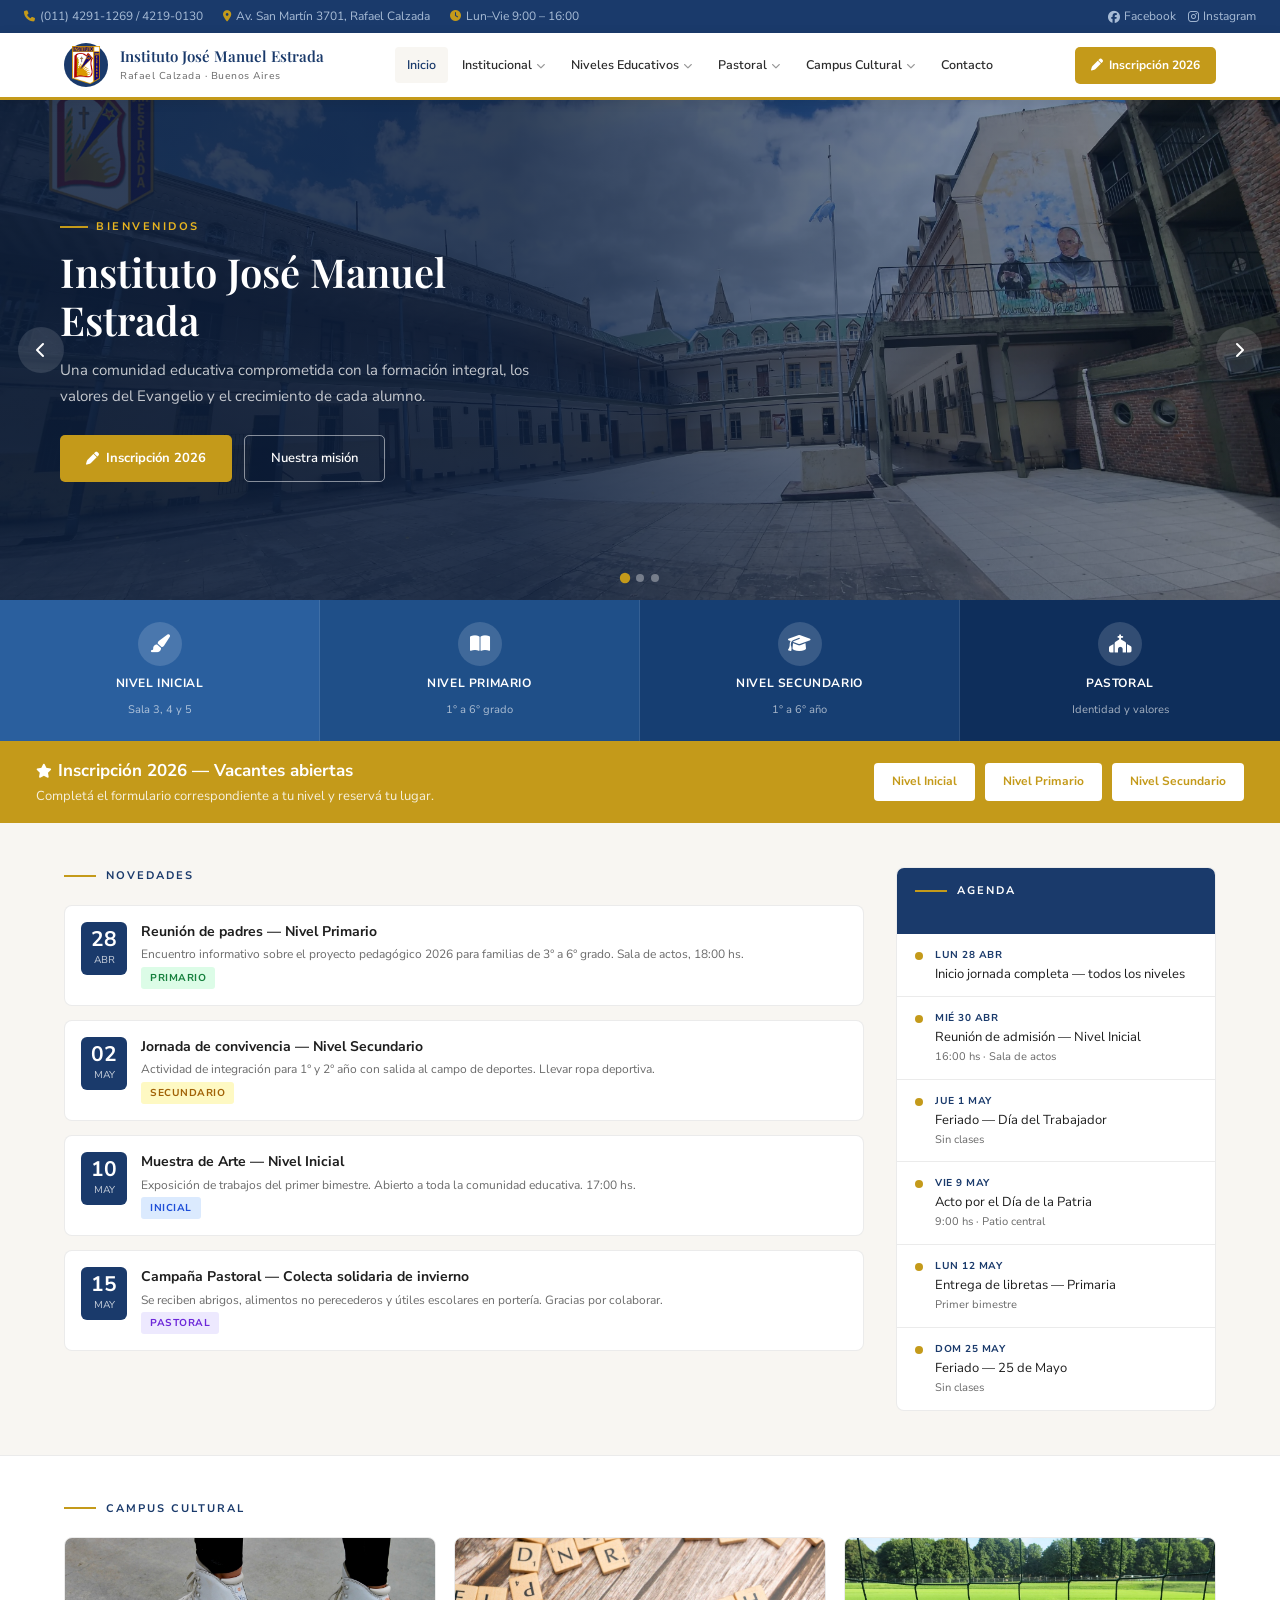
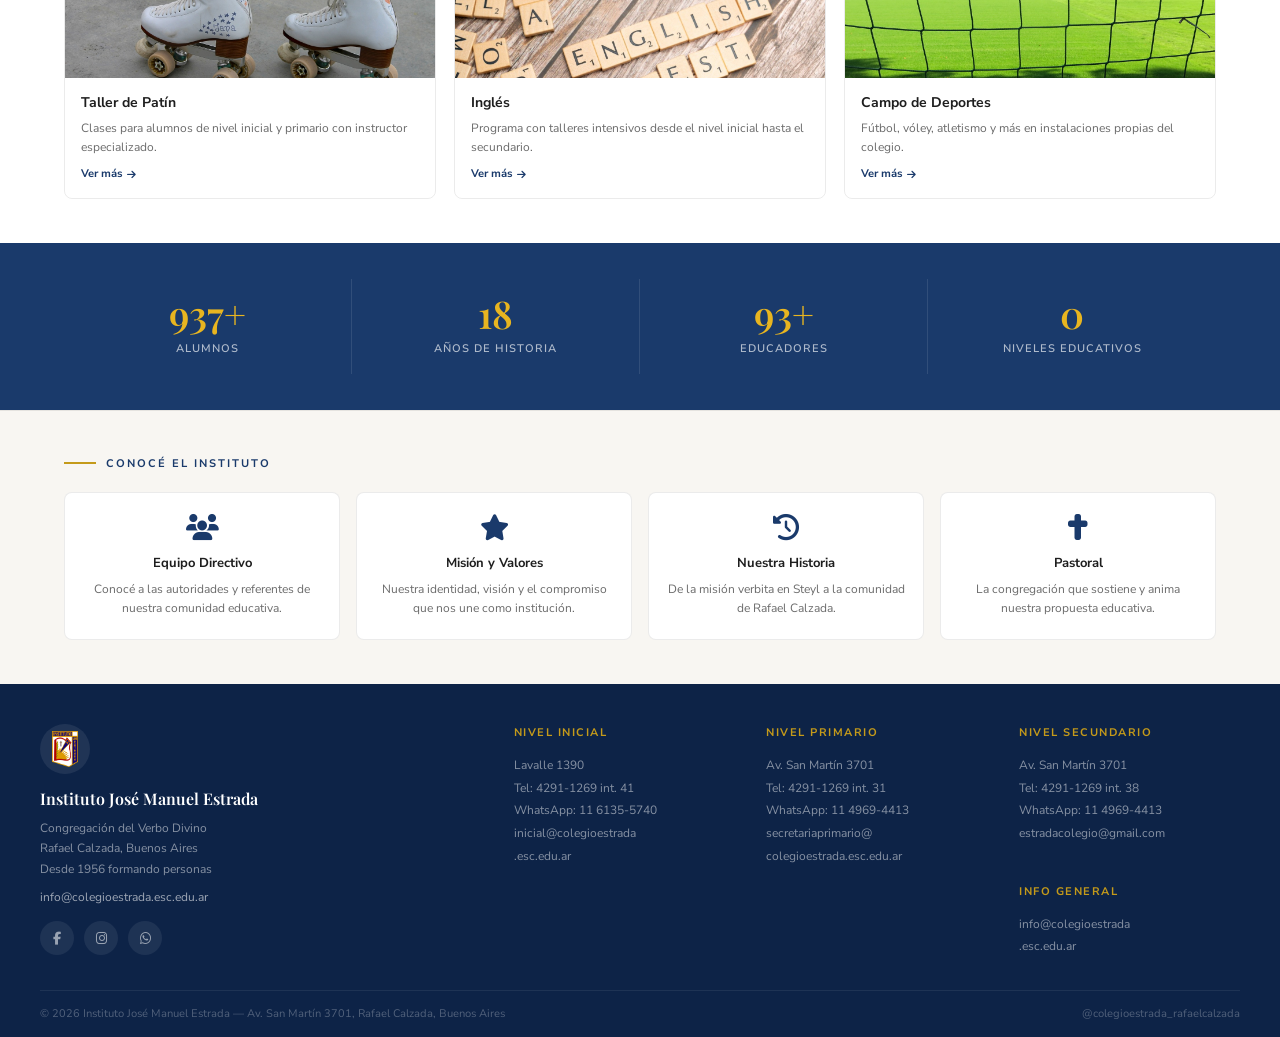
<file: index.html>
<!DOCTYPE html>
<html lang="es">
<head>
  <meta charset="UTF-8" />
  <meta name="viewport" content="width=device-width, initial-scale=1.0" />
  <title>Instituto José Manuel Estrada – Rafael Calzada</title>
  <meta name="description" content="Instituto José Manuel Estrada, Rafael Calzada. Educación católica de nivel inicial, primario y secundario. Congregación del Verbo Divino." />
  <meta property="og:title" content="Instituto José Manuel Estrada" />
  <meta property="og:description" content="Educación católica de nivel inicial, primario y secundario. Rafael Calzada, Buenos Aires." />
  <meta property="og:image" content="https://lucasfv12.github.io/InstitutoJoseManuelEstrada/images/escudo2.png" />
  <meta property="og:url" content="https://lucasfv12.github.io/InstitutoJoseManuelEstrada/" />
  <meta property="og:type" content="website" />
  <link rel="preconnect" href="https://fonts.googleapis.com" />
  <link href="https://fonts.googleapis.com/css2?family=Playfair+Display:wght@400;600&family=Nunito+Sans:wght@300;400;600;700&display=swap" rel="stylesheet" />
  <link rel="stylesheet" href="https://cdnjs.cloudflare.com/ajax/libs/font-awesome/6.5.0/css/all.min.css" />
  <link rel="stylesheet" href="style.css" />
  <style>
    /* ===== HERO ===== */
    .hero { position: relative; overflow: hidden; background: var(--azul); height: 500px; }
    .carousel-track { display: flex; height: 100%; transition: transform 0.7s cubic-bezier(0.4,0,0.2,1); }
    .carousel-slide { min-width: 100%; height: 100%; position: relative; display: flex; align-items: center; }
    .slide-bg { position: absolute; inset: 0; background-size: cover; background-position: center; }
    .slide-bg::after {
      content: ''; position: absolute; inset: 0;
      background: linear-gradient(to right, rgba(12,30,60,0.85) 40%, rgba(12,30,60,0.3) 100%);
    }
    .slide-content { position: relative; z-index: 2; max-width: 600px; padding: 0 60px; color: #fff; }
    .slide-content .eyebrow {
      font-size: 11px; letter-spacing: 2.5px; text-transform: uppercase;
      color: var(--dorado-claro); font-weight: 700; margin-bottom: 12px;
      display: flex; align-items: center; gap: 8px;
    }
    .slide-content .eyebrow::before { content: ''; width: 28px; height: 2px; background: var(--dorado); display: block; }
    .slide-content h1 { font-family: 'Playfair Display', serif; font-size: 40px; font-weight: 600; line-height: 1.2; margin-bottom: 14px; }
    .slide-content p { font-size: 15px; color: rgba(255,255,255,0.75); margin-bottom: 26px; line-height: 1.7; }
    .slide-btns { display: flex; gap: 12px; flex-wrap: wrap; }
    .btn-hero-primary {
      background: var(--dorado); color: #fff; text-decoration: none;
      padding: 12px 26px; border-radius: 5px; font-weight: 700; font-size: 13px;
      display: inline-flex; align-items: center; gap: 7px; transition: background 0.2s;
    }
    .btn-hero-primary:hover { background: #a07d10; }
    .btn-hero-outline {
      border: 1.5px solid rgba(255,255,255,0.5); color: #fff; text-decoration: none;
      padding: 12px 26px; border-radius: 5px; font-weight: 600; font-size: 13px;
      display: inline-flex; align-items: center; gap: 7px; transition: background 0.2s;
    }
    .btn-hero-outline:hover { background: rgba(255,255,255,0.1); }
    .carousel-prev, .carousel-next {
      position: absolute; top: 50%; transform: translateY(-50%);
      background: rgba(255,255,255,0.12); border: none; color: #fff;
      width: 46px; height: 46px; border-radius: 50%; cursor: pointer; z-index: 10;
      font-size: 16px; display: flex; align-items: center; justify-content: center; transition: background 0.2s;
    }
    .carousel-prev { left: 18px; } .carousel-next { right: 18px; }
    .carousel-prev:hover, .carousel-next:hover { background: rgba(255,255,255,0.25); }
    .carousel-dots { position: absolute; bottom: 18px; left: 50%; transform: translateX(-50%); display: flex; gap: 7px; z-index: 10; }
    .carousel-dot { width: 8px; height: 8px; border-radius: 50%; background: rgba(255,255,255,0.35); border: none; cursor: pointer; padding: 0; transition: background 0.2s, transform 0.2s; }
    .carousel-dot.active { background: var(--dorado); transform: scale(1.3); }

    /* ===== NIVELES BAR ===== */
    .niveles-bar { display: grid; grid-template-columns: repeat(4, 1fr); }
    .nivel-item {
      padding: 22px 16px; text-align: center; cursor: pointer;
      text-decoration: none; border-right: 1px solid rgba(255,255,255,0.1);
      display: flex; flex-direction: column; align-items: center; gap: 8px;
      transition: filter 0.2s;
    }
    .nivel-item:last-child { border-right: none; }
    .nivel-item:hover { filter: brightness(1.12); }
    .nivel-item .ico {
      width: 44px; height: 44px; background: rgba(255,255,255,0.15);
      border-radius: 50%; display: flex; align-items: center; justify-content: center;
      font-size: 18px; color: #fff; transition: background 0.2s;
    }
    .nivel-item:hover .ico { background: rgba(255,255,255,0.28); }
    .nivel-item h3 { color: #fff; font-size: 12px; font-weight: 700; letter-spacing: 0.6px; text-transform: uppercase; }
    .nivel-item p { color: rgba(255,255,255,0.62); font-size: 11px; }
    .n1 { background: #2a5f9e; } .n2 { background: #1f4f88; }
    .n3 { background: #163e72; } .n4 { background: #0e2e5b; }

    /* ===== INSCRIPCION BANNER ===== */
    .banner-inscripcion {
      background: var(--dorado); padding: 16px 36px;
      display: flex; align-items: center; justify-content: space-between; gap: 16px;
    }
    .banner-inscripcion .texto h2 { color: #fff; font-size: 17px; font-weight: 700; }
    .banner-inscripcion .texto p { color: rgba(255,255,255,0.85); font-size: 13px; margin-top: 2px; }
    .banner-formularios { display: flex; gap: 10px; flex-wrap: wrap; }
    .btn-formulario {
      background: #fff; color: var(--dorado); font-size: 12px; font-weight: 700;
      padding: 9px 18px; border-radius: 4px; text-decoration: none;
      transition: transform 0.1s, box-shadow 0.1s; white-space: nowrap;
    }
    .btn-formulario:hover { transform: translateY(-1px); box-shadow: 0 3px 10px rgba(0,0,0,0.12); }

    /* ===== MAIN CONTENT ===== */
    .main-section { max-width: 1200px; margin: 0 auto; padding: 44px 24px; display: grid; grid-template-columns: 1fr 320px; gap: 32px; }

    /* Novedades */
    .novedades-grid { display: flex; flex-direction: column; gap: 14px; }
    .novedad-card {
      background: #fff; border-radius: 8px; border: 0.5px solid var(--borde);
      padding: 16px; display: flex; gap: 14px; align-items: flex-start;
      text-decoration: none; color: inherit; transition: box-shadow 0.2s, transform 0.2s;
    }
    .novedad-card:hover { box-shadow: 0 4px 16px rgba(0,0,0,0.08); transform: translateY(-2px); }
    .nov-fecha { background: var(--azul); color: #fff; border-radius: 6px; padding: 7px 10px; text-align: center; min-width: 46px; flex-shrink: 0; }
    .nov-fecha .dia { font-size: 21px; font-weight: 700; line-height: 1; }
    .nov-fecha .mes { font-size: 10px; text-transform: uppercase; opacity: 0.75; margin-top: 2px; }
    .nov-body h4 { font-size: 14px; font-weight: 700; color: #1e1e1e; line-height: 1.4; }
    .nov-body p { font-size: 12px; color: var(--gris); margin-top: 4px; line-height: 1.55; }

    /* Agenda */
    .agenda-box { background: #fff; border-radius: 8px; border: 0.5px solid var(--borde); overflow: hidden; }
    .agenda-header { background: var(--azul); padding: 14px 18px; }
    .agenda-list { padding: 0; }
    .agenda-item { padding: 13px 18px; border-bottom: 0.5px solid var(--borde); display: flex; gap: 12px; align-items: flex-start; }
    .agenda-item:last-child { border-bottom: none; }
    .agenda-dot { width: 8px; height: 8px; border-radius: 50%; background: var(--dorado); margin-top: 5px; flex-shrink: 0; }
    .agenda-fecha { font-size: 10px; font-weight: 700; color: var(--azul); text-transform: uppercase; letter-spacing: 0.5px; }
    .agenda-evento { font-size: 13px; color: #1e1e1e; margin-top: 2px; line-height: 1.4; }
    .agenda-sub { font-size: 11px; color: var(--gris); margin-top: 2px; }

    /* ===== CAMPUS ===== */
    .campus-section { background: #fff; border-top: 1px solid var(--borde); }
    .campus-inner { max-width: 1200px; margin: 0 auto; padding: 44px 24px; }
    .campus-grid { display: grid; grid-template-columns: repeat(3, 1fr); gap: 18px; margin-top: 20px; }
    .campus-card { border-radius: 8px; overflow: hidden; border: 0.5px solid var(--borde); text-decoration: none; transition: box-shadow 0.2s, transform 0.2s; display: block; }
    .campus-card:hover { box-shadow: 0 6px 20px rgba(0,0,0,0.1); transform: translateY(-3px); }
    .campus-img { height: 140px; object-fit: cover; width: 100%; display: block; }
    .campus-img-placeholder { height: 140px; display: flex; align-items: center; justify-content: center; font-size: 38px; }
    .campus-img-placeholder.patin { background: #dbeafe; }
    .campus-img-placeholder.ingles { background: #dcfce7; }
    .campus-img-placeholder.deporte { background: #fef9c3; }
    .campus-info { padding: 14px 16px; }
    .campus-info h4 { font-size: 14px; font-weight: 700; color: #1e1e1e; }
    .campus-info p { font-size: 12px; color: var(--gris); margin-top: 4px; }
    .campus-link { font-size: 11px; color: var(--azul); font-weight: 700; margin-top: 8px; display: inline-flex; align-items: center; gap: 4px; }

    /* ===== STATS ===== */
    .stats-section { background: var(--azul); }
    .stats-inner { max-width: 1200px; margin: 0 auto; padding: 36px 24px; display: grid; grid-template-columns: repeat(4, 1fr); }
    .stat-item { text-align: center; padding: 16px 12px; border-right: 1px solid rgba(255,255,255,0.1); }
    .stat-item:last-child { border-right: none; }
    .stat-num { font-family: 'Playfair Display', serif; font-size: 38px; font-weight: 600; color: var(--dorado-claro); line-height: 1; }
    .stat-label { font-size: 11px; font-weight: 600; color: rgba(255,255,255,0.65); letter-spacing: 1px; text-transform: uppercase; margin-top: 7px; }

    /* ===== INSTITUCIONAL STRIP ===== */
    .inst-section { background: var(--crema); border-top: 1px solid var(--borde); }
    .inst-inner { max-width: 1200px; margin: 0 auto; padding: 44px 24px; }
    .inst-grid { display: grid; grid-template-columns: repeat(4, 1fr); gap: 16px; margin-top: 20px; }
    .inst-card {
      background: #fff; border-radius: 8px; border: 0.5px solid var(--borde);
      padding: 22px 16px; text-align: center; text-decoration: none; color: inherit;
      transition: box-shadow 0.2s, transform 0.2s;
    }
    .inst-card:hover { box-shadow: 0 4px 16px rgba(0,0,0,0.08); transform: translateY(-2px); }
    .inst-card i { font-size: 26px; color: var(--azul); margin-bottom: 12px; display: block; }
    .inst-card h4 { font-size: 13px; font-weight: 700; color: #1e1e1e; margin-bottom: 6px; }
    .inst-card p { font-size: 12px; color: var(--gris); line-height: 1.55; }

    /* ===== RESPONSIVE ===== */
    @media (max-width: 900px) {
      .hero { height: 380px; }
      .slide-content { padding: 0 32px; }
      .slide-content h1 { font-size: 28px; }
      .niveles-bar { grid-template-columns: repeat(2, 1fr); }
      .main-section { grid-template-columns: 1fr; }
      .campus-grid { grid-template-columns: repeat(2, 1fr); }
      .stats-inner { grid-template-columns: repeat(2, 1fr); }
      .stat-item { border-right: none; border-bottom: 1px solid rgba(255,255,255,0.08); }
      .inst-grid { grid-template-columns: repeat(2, 1fr); }
      .banner-inscripcion { flex-direction: column; align-items: flex-start; padding: 16px 24px; }
    }
    @media (max-width: 560px) {
      .hero { height: 300px; }
      .slide-content h1 { font-size: 22px; }
      .campus-grid { grid-template-columns: 1fr; }
    }
  </style>
</head>
<body>

<div id="topbar"></div>
<div id="navbar"></div>

<!-- HERO -->
<section class="hero" aria-label="Slider principal">
  <div class="carousel-track" id="carouselTrack">

    <div class="carousel-slide">
      <div class="slide-bg" style="background-image:url('images/imagen1conescudo.webp')"></div>
      <div class="slide-content">
        <div class="eyebrow">Bienvenidos</div>
        <h1>Instituto José Manuel Estrada</h1>
        <p>Una comunidad educativa comprometida con la formación integral, los valores del Evangelio y el crecimiento de cada alumno.</p>
        <div class="slide-btns">
          <a href="#inscripcion" class="btn-hero-primary"><i class="fas fa-pen"></i> Inscripción 2026</a>
          <a href="pages/mision.html" class="btn-hero-outline">Nuestra misión</a>
        </div>
      </div>
    </div>

    <div class="carousel-slide">
      <div class="slide-bg" style="background-image:url('images/JardinNuevo.png')"></div>
      <div class="slide-content">
        <div class="eyebrow">Nivel Inicial</div>
        <h1>Un lugar pensado para crecer</h1>
        <p>El Nivel Inicial abarca Jardín de Infantes y Preescolar en un clima de afecto, respeto y juego que impulsa el desarrollo integral.</p>
        <div class="slide-btns">
          <a href="pages/nivel-inicial.html" class="btn-hero-primary">Conocer más</a>
        </div>
      </div>
    </div>

    <div class="carousel-slide">
      <div class="slide-bg" style="background-image:url('images/secundariapatio.jpg')"></div>
      <div class="slide-content">
        <div class="eyebrow">Nivel Secundario</div>
        <h1>Formando jóvenes para el futuro</h1>
        <p>Un secundario con identidad, proyectos propios y egresados comprometidos con su comunidad y el mundo que los rodea.</p>
        <div class="slide-btns">
          <a href="pages/nivel-secundario.html" class="btn-hero-primary">Ver más</a>
          <a href="pages/historia.html" class="btn-hero-outline">Nuestra historia</a>
        </div>
      </div>
    </div>

  </div>
  <button class="carousel-prev" id="carouselPrev" aria-label="Anterior"><i class="fas fa-chevron-left"></i></button>
  <button class="carousel-next" id="carouselNext" aria-label="Siguiente"><i class="fas fa-chevron-right"></i></button>
  <div class="carousel-dots" id="carouselDots"></div>
</section>

<!-- NIVELES -->
<div class="niveles-bar">
  <a href="pages/nivel-inicial.html" class="nivel-item n1">
    <div class="ico"><i class="fas fa-paint-brush"></i></div>
    <h3>Nivel Inicial</h3><p>Sala 3, 4 y 5</p>
  </a>
  <a href="pages/nivel-primario.html" class="nivel-item n2">
    <div class="ico"><i class="fas fa-book-open"></i></div>
    <h3>Nivel Primario</h3><p>1° a 6° grado</p>
  </a>
  <a href="pages/nivel-secundario.html" class="nivel-item n3">
    <div class="ico"><i class="fas fa-graduation-cap"></i></div>
    <h3>Nivel Secundario</h3><p>1° a 6° año</p>
  </a>
  <a href="pages/pastoral.html" class="nivel-item n4">
    <div class="ico"><i class="fas fa-church"></i></div>
    <h3>Pastoral</h3><p>Identidad y valores</p>
  </a>
</div>

<!-- BANNER INSCRIPCION -->
<div class="banner-inscripcion" id="inscripcion">
  <div class="texto">
    <h2><i class="fas fa-star" style="font-size:14px;margin-right:6px;"></i>Inscripción 2026 — Vacantes abiertas</h2>
    <p>Completá el formulario correspondiente a tu nivel y reservá tu lugar.</p>
  </div>
  <div class="banner-formularios">
    <a href="#" class="btn-formulario">Nivel Inicial</a>
    <a href="#" class="btn-formulario">Nivel Primario</a>
    <a href="#" class="btn-formulario">Nivel Secundario</a>
  </div>
</div>

<!-- NOVEDADES + AGENDA -->
<div class="main-section">
  <div>
    <div class="section-label">Novedades</div>
    <div class="novedades-grid">

      <a class="novedad-card" href="#">
        <div class="nov-fecha"><div class="dia">28</div><div class="mes">Abr</div></div>
        <div class="nov-body">
          <h4>Reunión de padres — Nivel Primario</h4>
          <p>Encuentro informativo sobre el proyecto pedagógico 2026 para familias de 3° a 6° grado. Sala de actos, 18:00 hs.</p>
          <span class="tag tag-primario">Primario</span>
        </div>
      </a>

      <a class="novedad-card" href="#">
        <div class="nov-fecha"><div class="dia">02</div><div class="mes">May</div></div>
        <div class="nov-body">
          <h4>Jornada de convivencia — Nivel Secundario</h4>
          <p>Actividad de integración para 1° y 2° año con salida al campo de deportes. Llevar ropa deportiva.</p>
          <span class="tag tag-secundario">Secundario</span>
        </div>
      </a>

      <a class="novedad-card" href="#">
        <div class="nov-fecha"><div class="dia">10</div><div class="mes">May</div></div>
        <div class="nov-body">
          <h4>Muestra de Arte — Nivel Inicial</h4>
          <p>Exposición de trabajos del primer bimestre. Abierto a toda la comunidad educativa. 17:00 hs.</p>
          <span class="tag tag-inicial">Inicial</span>
        </div>
      </a>

      <a class="novedad-card" href="pages/pastoral.html#colectas">
        <div class="nov-fecha"><div class="dia">15</div><div class="mes">May</div></div>
        <div class="nov-body">
          <h4>Campaña Pastoral — Colecta solidaria de invierno</h4>
          <p>Se reciben abrigos, alimentos no perecederos y útiles escolares en portería. Gracias por colaborar.</p>
          <span class="tag tag-pastoral">Pastoral</span>
        </div>
      </a>

    </div>
  </div>

  <div>
    <div class="agenda-box">
      <div class="agenda-header">
        <div class="section-label white">Agenda</div>
      </div>
      <div class="agenda-list">
        <div class="agenda-item">
          <div class="agenda-dot"></div>
          <div>
            <div class="agenda-fecha">Lun 28 Abr</div>
            <div class="agenda-evento">Inicio jornada completa — todos los niveles</div>
          </div>
        </div>
        <div class="agenda-item">
          <div class="agenda-dot"></div>
          <div>
            <div class="agenda-fecha">Mié 30 Abr</div>
            <div class="agenda-evento">Reunión de admisión — Nivel Inicial</div>
            <div class="agenda-sub">16:00 hs · Sala de actos</div>
          </div>
        </div>
        <div class="agenda-item">
          <div class="agenda-dot"></div>
          <div>
            <div class="agenda-fecha">Jue 1 May</div>
            <div class="agenda-evento">Feriado — Día del Trabajador</div>
            <div class="agenda-sub">Sin clases</div>
          </div>
        </div>
        <div class="agenda-item">
          <div class="agenda-dot"></div>
          <div>
            <div class="agenda-fecha">Vie 9 May</div>
            <div class="agenda-evento">Acto por el Día de la Patria</div>
            <div class="agenda-sub">9:00 hs · Patio central</div>
          </div>
        </div>
        <div class="agenda-item">
          <div class="agenda-dot"></div>
          <div>
            <div class="agenda-fecha">Lun 12 May</div>
            <div class="agenda-evento">Entrega de libretas — Primaria</div>
            <div class="agenda-sub">Primer bimestre</div>
          </div>
        </div>
        <div class="agenda-item">
          <div class="agenda-dot"></div>
          <div>
            <div class="agenda-fecha">Dom 25 May</div>
            <div class="agenda-evento">Feriado — 25 de Mayo</div>
            <div class="agenda-sub">Sin clases</div>
          </div>
        </div>
      </div>
    </div>
  </div>
</div>

<!-- CAMPUS CULTURAL -->
<section class="campus-section">
  <div class="campus-inner">
    <div class="section-label">Campus Cultural</div>
    <div class="campus-grid">
      <a href="pages/campus.html#patin" class="campus-card">
        <img src="images/patin.jpg" alt="Taller de Patín" class="campus-img" onerror="this.style.display='none';this.nextElementSibling.style.display='flex'">
        <div class="campus-img-placeholder patin" style="display:none">⛸️</div>
        <div class="campus-info">
          <h4>Taller de Patín</h4>
          <p>Clases para alumnos de nivel inicial y primario con instructor especializado.</p>
          <span class="campus-link">Ver más <i class="fas fa-arrow-right" style="font-size:10px"></i></span>
        </div>
      </a>
      <a href="pages/campus.html#ingles" class="campus-card">
        <img src="images/ingles.jpg" alt="Inglés" class="campus-img" onerror="this.style.display='none';this.nextElementSibling.style.display='flex'">
        <div class="campus-img-placeholder ingles" style="display:none">🌐</div>
        <div class="campus-info">
          <h4>Inglés</h4>
          <p>Programa con talleres intensivos desde el nivel inicial hasta el secundario.</p>
          <span class="campus-link">Ver más <i class="fas fa-arrow-right" style="font-size:10px"></i></span>
        </div>
      </a>
      <a href="pages/campus.html#deporte" class="campus-card">
        <img src="images/campo.jpg" alt="Campo de Deportes" class="campus-img" onerror="this.style.display='none';this.nextElementSibling.style.display='flex'">
        <div class="campus-img-placeholder deporte" style="display:none">⚽</div>
        <div class="campus-info">
          <h4>Campo de Deportes</h4>
          <p>Fútbol, vóley, atletismo y más en instalaciones propias del colegio.</p>
          <span class="campus-link">Ver más <i class="fas fa-arrow-right" style="font-size:10px"></i></span>
        </div>
      </a>
    </div>
  </div>
</section>

<!-- STATS -->
<section class="stats-section">
  <div class="stats-inner">
    <div class="stat-item"><div class="stat-num" data-target="3000">0</div><div class="stat-label">Alumnos</div></div>
    <div class="stat-item"><div class="stat-num" data-target="60">0</div><div class="stat-label">Años de historia</div></div>
    <div class="stat-item"><div class="stat-num" data-target="300">0</div><div class="stat-label">Educadores</div></div>
    <div class="stat-item"><div class="stat-num" data-target="3">0</div><div class="stat-label">Niveles educativos</div></div>
  </div>
</section>

<!-- INSTITUCIONAL STRIP -->
<section class="inst-section">
  <div class="inst-inner">
    <div class="section-label">Conocé el instituto</div>
    <div class="inst-grid">
      <a href="pages/institucional.html" class="inst-card">
        <i class="fas fa-users"></i>
        <h4>Equipo Directivo</h4>
        <p>Conocé a las autoridades y referentes de nuestra comunidad educativa.</p>
      </a>
      <a href="pages/mision.html" class="inst-card">
        <i class="fas fa-star"></i>
        <h4>Misión y Valores</h4>
        <p>Nuestra identidad, visión y el compromiso que nos une como institución.</p>
      </a>
      <a href="pages/historia.html" class="inst-card">
        <i class="fas fa-history"></i>
        <h4>Nuestra Historia</h4>
        <p>De la misión verbita en Steyl a la comunidad de Rafael Calzada.</p>
      </a>
      <a href="pages/pastoral.html" class="inst-card">
        <i class="fas fa-cross"></i>
        <h4>Pastoral</h4>
        <p>La congregación que sostiene y anima nuestra propuesta educativa.</p>
      </a>
    </div>
  </div>
</section>

<div id="footer"></div>

<script src="components.js"></script>
<script>
  initPage('inicio');

  // Carousel
  const track = document.getElementById('carouselTrack');
  const slides = track.querySelectorAll('.carousel-slide');
  const dotsEl = document.getElementById('carouselDots');
  let current = 0, timer;
  slides.forEach((_, i) => {
    const d = document.createElement('button');
    d.className = 'carousel-dot' + (i === 0 ? ' active' : '');
    d.setAttribute('aria-label', 'Slide ' + (i+1));
    d.addEventListener('click', () => goTo(i));
    dotsEl.appendChild(d);
  });
  function goTo(n) {
    current = (n + slides.length) % slides.length;
    track.style.transform = `translateX(-${current * 100}%)`;
    dotsEl.querySelectorAll('.carousel-dot').forEach((d, i) => d.classList.toggle('active', i === current));
    clearInterval(timer); timer = setInterval(() => goTo(current + 1), 5500);
  }
  document.getElementById('carouselPrev').addEventListener('click', () => goTo(current - 1));
  document.getElementById('carouselNext').addEventListener('click', () => goTo(current + 1));
  timer = setInterval(() => goTo(current + 1), 5500);

  // Counter
  const counters = document.querySelectorAll('.stat-num[data-target]');
  new IntersectionObserver((entries) => {
    entries.forEach(e => {
      if (!e.isIntersecting) return;
      const el = e.target, target = +el.dataset.target;
      let val = 0;
      const step = target / 80;
      const t = setInterval(() => {
        val = Math.min(val + step, target);
        el.textContent = Math.floor(val).toLocaleString('es-AR') + (target >= 100 ? '+' : '');
        if (val >= target) clearInterval(t);
      }, 18);
      counterObserver.unobserve(el);
    });
  }, { threshold: 0.4 }).observe(counters[0]);
  const counterObserver = new IntersectionObserver((entries) => {
    entries.forEach(e => {
      if (!e.isIntersecting) return;
      const el = e.target, target = +el.dataset.target;
      let val = 0; const step = target / 80;
      const t = setInterval(() => {
        val = Math.min(val + step, target);
        el.textContent = Math.floor(val).toLocaleString('es-AR') + (target >= 100 ? '+' : '');
        if (val >= target) clearInterval(t);
      }, 18);
      counterObserver.unobserve(el);
    });
  }, { threshold: 0.4 });
  counters.forEach(c => counterObserver.observe(c));
</script>
</body>
</html>
</file>
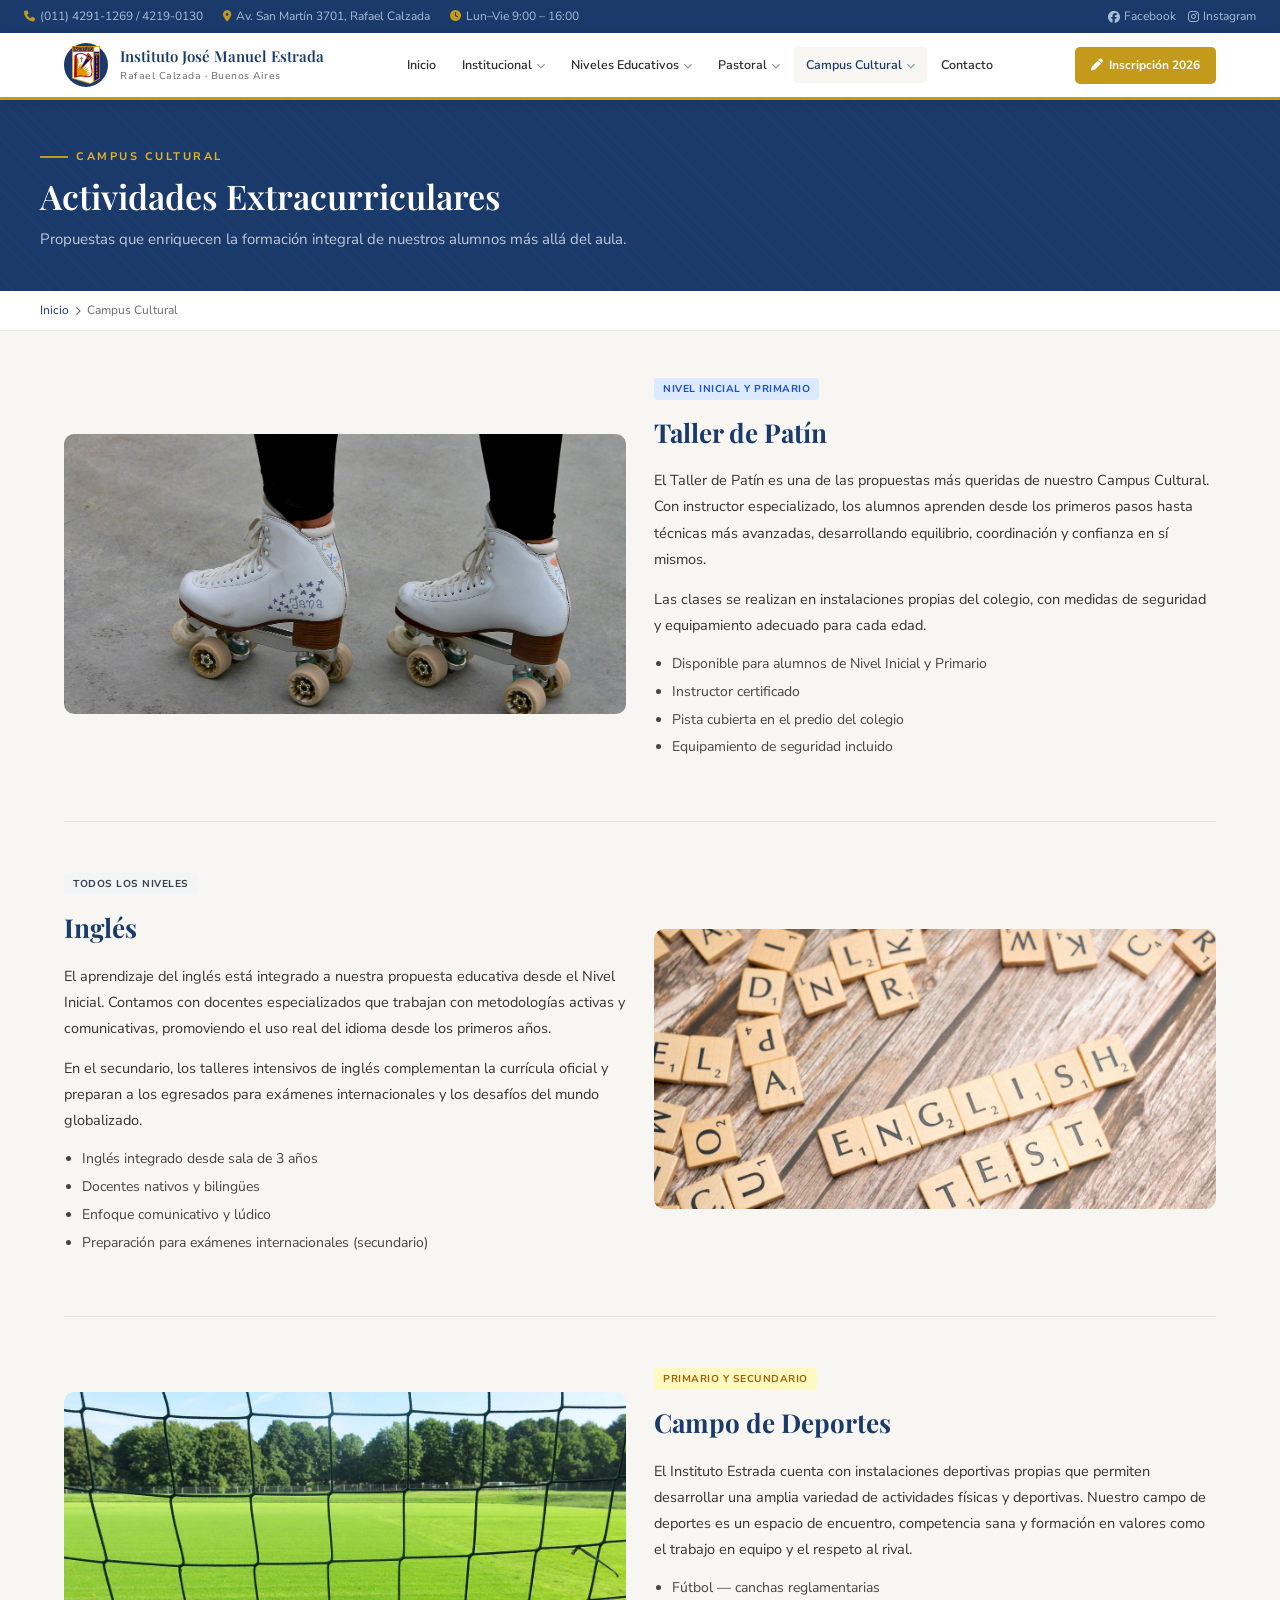
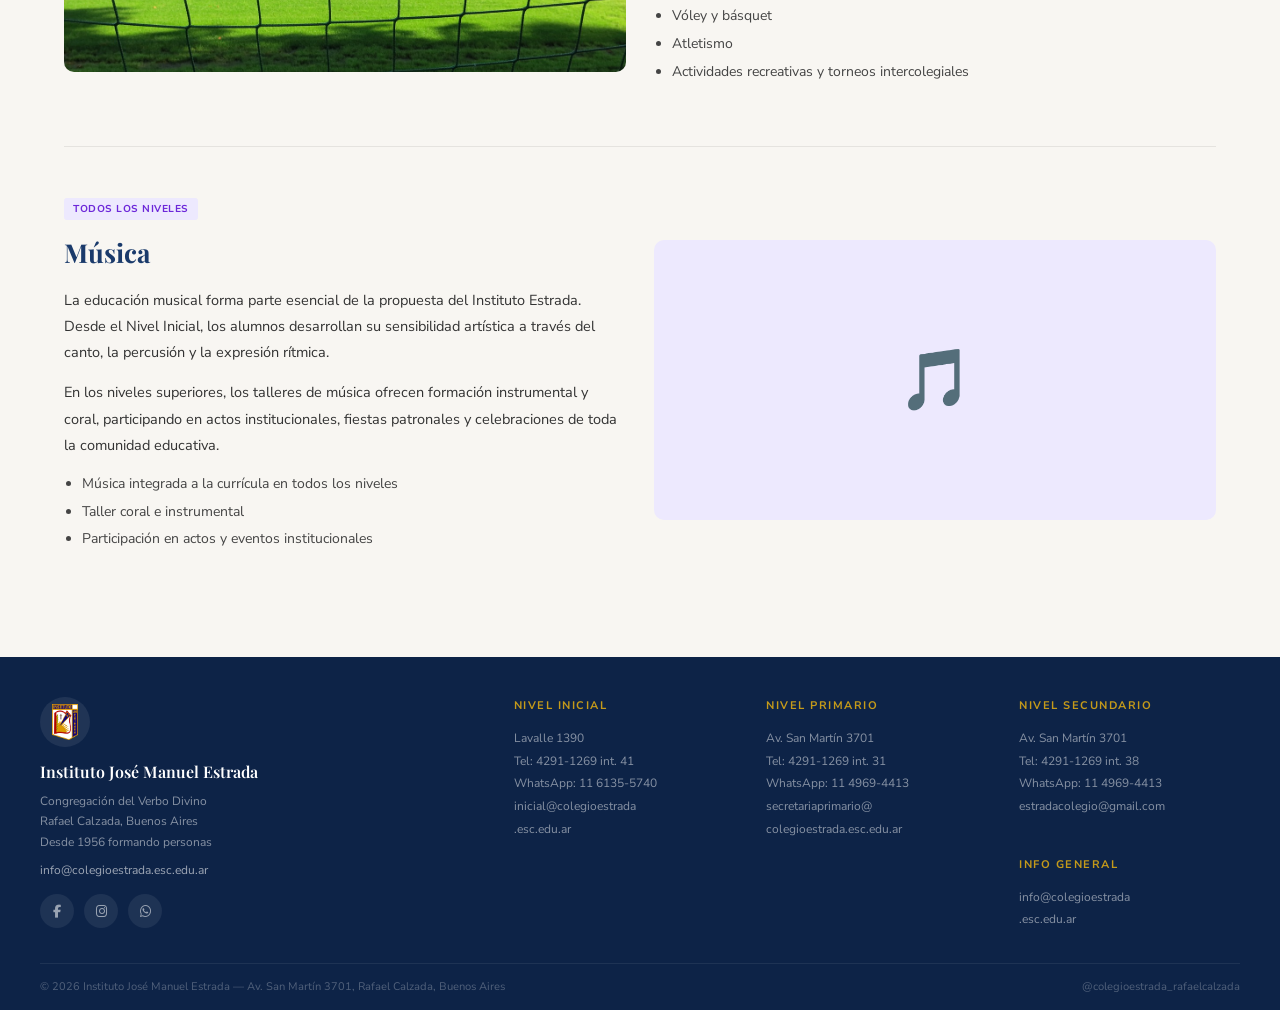
<file: pages/campus.html>
<!DOCTYPE html>
<html lang="es">
<head>
  <meta charset="UTF-8" /><meta name="viewport" content="width=device-width, initial-scale=1.0" />
  <title>Campus Cultural — Instituto Estrada</title>
  <link rel="preconnect" href="https://fonts.googleapis.com" />
  <link href="https://fonts.googleapis.com/css2?family=Playfair+Display:wght@400;600&family=Nunito+Sans:wght@300;400;600;700&display=swap" rel="stylesheet" />
  <link rel="stylesheet" href="https://cdnjs.cloudflare.com/ajax/libs/font-awesome/6.5.0/css/all.min.css" />
  <link rel="stylesheet" href="../style.css" />
  <style>
    .content-area { max-width: 1200px; margin: 0 auto; padding: 44px 24px; }
    .campus-block { margin-bottom: 48px; scroll-margin-top: 90px; }
    .campus-block-inner { display: grid; grid-template-columns: 1fr 1fr; gap: 28px; align-items: center; }
    .campus-block-inner.reverse { direction: rtl; }
    .campus-block-inner.reverse > * { direction: ltr; }
    .campus-block-img img { width: 100%; height: 280px; object-fit: cover; border-radius: 10px; display: block; }
    .campus-block-img .placeholder { width: 100%; height: 280px; border-radius: 10px; display: flex; align-items: center; justify-content: center; font-size: 60px; }
    .campus-block-img .placeholder.patin { background: #dbeafe; }
    .campus-block-img .placeholder.ingles { background: #dcfce7; }
    .campus-block-img .placeholder.deporte { background: #fef9c3; }
    .campus-block-img .placeholder.musica { background: #ede9fe; }
    .campus-block-text h2 { font-family: 'Playfair Display', serif; font-size: 26px; color: var(--azul); margin-bottom: 14px; }
    .campus-block-text p { font-size: 14.5px; color: #333; line-height: 1.8; margin-bottom: 14px; }
    .campus-block-text ul { margin: 10px 0 14px 18px; }
    .campus-block-text ul li { font-size: 14px; color: #444; line-height: 1.7; margin-bottom: 4px; }
    .divider { height: 1px; background: var(--borde); margin-bottom: 48px; }
    @media (max-width: 768px) { .campus-block-inner { grid-template-columns: 1fr; } .campus-block-inner.reverse { direction: ltr; } }
  </style>
</head>
<body>
<div id="topbar"></div>
<div id="navbar"></div>

<div class="page-hero">
  <div class="page-hero-inner">
    <div class="eyebrow">Campus Cultural</div>
    <h1>Actividades Extracurriculares</h1>
    <p>Propuestas que enriquecen la formación integral de nuestros alumnos más allá del aula.</p>
  </div>
</div>
<div class="breadcrumb">
  <div class="breadcrumb-inner">
    <a href="../index.html">Inicio</a><i class="fas fa-chevron-right"></i>
    <span>Campus Cultural</span>
  </div>
</div>

<div class="content-area">

  <!-- PATIN -->
  <div class="campus-block" id="patin">
    <div class="campus-block-inner">
      <div class="campus-block-img">
        <img src="../images/patin.jpg" alt="Taller de Patín" onerror="this.style.display='none';this.nextElementSibling.style.display='flex'">
        <div class="placeholder patin" style="display:none">⛸️</div>
      </div>
      <div class="campus-block-text">
        <span class="tag tag-inicial" style="margin-bottom:12px;display:inline-block;">Nivel Inicial y Primario</span>
        <h2>Taller de Patín</h2>
        <p>El Taller de Patín es una de las propuestas más queridas de nuestro Campus Cultural. Con instructor especializado, los alumnos aprenden desde los primeros pasos hasta técnicas más avanzadas, desarrollando equilibrio, coordinación y confianza en sí mismos.</p>
        <p>Las clases se realizan en instalaciones propias del colegio, con medidas de seguridad y equipamiento adecuado para cada edad.</p>
        <ul>
          <li>Disponible para alumnos de Nivel Inicial y Primario</li>
          <li>Instructor certificado</li>
          <li>Pista cubierta en el predio del colegio</li>
          <li>Equipamiento de seguridad incluido</li>
        </ul>
      </div>
    </div>
  </div>
  <div class="divider"></div>

  <!-- INGLES -->
  <div class="campus-block" id="ingles">
    <div class="campus-block-inner reverse">
      <div class="campus-block-img">
        <img src="../images/ingles.jpg" alt="Inglés" onerror="this.style.display='none';this.nextElementSibling.style.display='flex'">
        <div class="placeholder ingles" style="display:none">🌐</div>
      </div>
      <div class="campus-block-text">
        <span class="tag tag-general" style="margin-bottom:12px;display:inline-block;">Todos los niveles</span>
        <h2>Inglés</h2>
        <p>El aprendizaje del inglés está integrado a nuestra propuesta educativa desde el Nivel Inicial. Contamos con docentes especializados que trabajan con metodologías activas y comunicativas, promoviendo el uso real del idioma desde los primeros años.</p>
        <p>En el secundario, los talleres intensivos de inglés complementan la currícula oficial y preparan a los egresados para exámenes internacionales y los desafíos del mundo globalizado.</p>
        <ul>
          <li>Inglés integrado desde sala de 3 años</li>
          <li>Docentes nativos y bilingües</li>
          <li>Enfoque comunicativo y lúdico</li>
          <li>Preparación para exámenes internacionales (secundario)</li>
        </ul>
      </div>
    </div>
  </div>
  <div class="divider"></div>

  <!-- DEPORTE -->
  <div class="campus-block" id="deporte">
    <div class="campus-block-inner">
      <div class="campus-block-img">
        <img src="../images/campo.jpg" alt="Campo de Deportes" onerror="this.style.display='none';this.nextElementSibling.style.display='flex'">
        <div class="placeholder deporte" style="display:none">⚽</div>
      </div>
      <div class="campus-block-text">
        <span class="tag tag-secundario" style="margin-bottom:12px;display:inline-block;">Primario y Secundario</span>
        <h2>Campo de Deportes</h2>
        <p>El Instituto Estrada cuenta con instalaciones deportivas propias que permiten desarrollar una amplia variedad de actividades físicas y deportivas. Nuestro campo de deportes es un espacio de encuentro, competencia sana y formación en valores como el trabajo en equipo y el respeto al rival.</p>
        <ul>
          <li>Fútbol — canchas reglamentarias</li>
          <li>Vóley y básquet</li>
          <li>Atletismo</li>
          <li>Actividades recreativas y torneos intercolegiales</li>
        </ul>
      </div>
    </div>
  </div>
  <div class="divider"></div>

  <!-- MUSICA -->
  <div class="campus-block" id="musica">
    <div class="campus-block-inner reverse">
      <div class="campus-block-img">
        <div class="placeholder musica">🎵</div>
      </div>
      <div class="campus-block-text">
        <span class="tag tag-pastoral" style="margin-bottom:12px;display:inline-block;">Todos los niveles</span>
        <h2>Música</h2>
        <p>La educación musical forma parte esencial de la propuesta del Instituto Estrada. Desde el Nivel Inicial, los alumnos desarrollan su sensibilidad artística a través del canto, la percusión y la expresión rítmica.</p>
        <p>En los niveles superiores, los talleres de música ofrecen formación instrumental y coral, participando en actos institucionales, fiestas patronales y celebraciones de toda la comunidad educativa.</p>
        <ul>
          <li>Música integrada a la currícula en todos los niveles</li>
          <li>Taller coral e instrumental</li>
          <li>Participación en actos y eventos institucionales</li>
        </ul>
      </div>
    </div>
  </div>

</div>

<div id="footer"></div>
<script src="../components.js"></script>
<script>initPage('campus');</script>
</body>
</html>
</file>
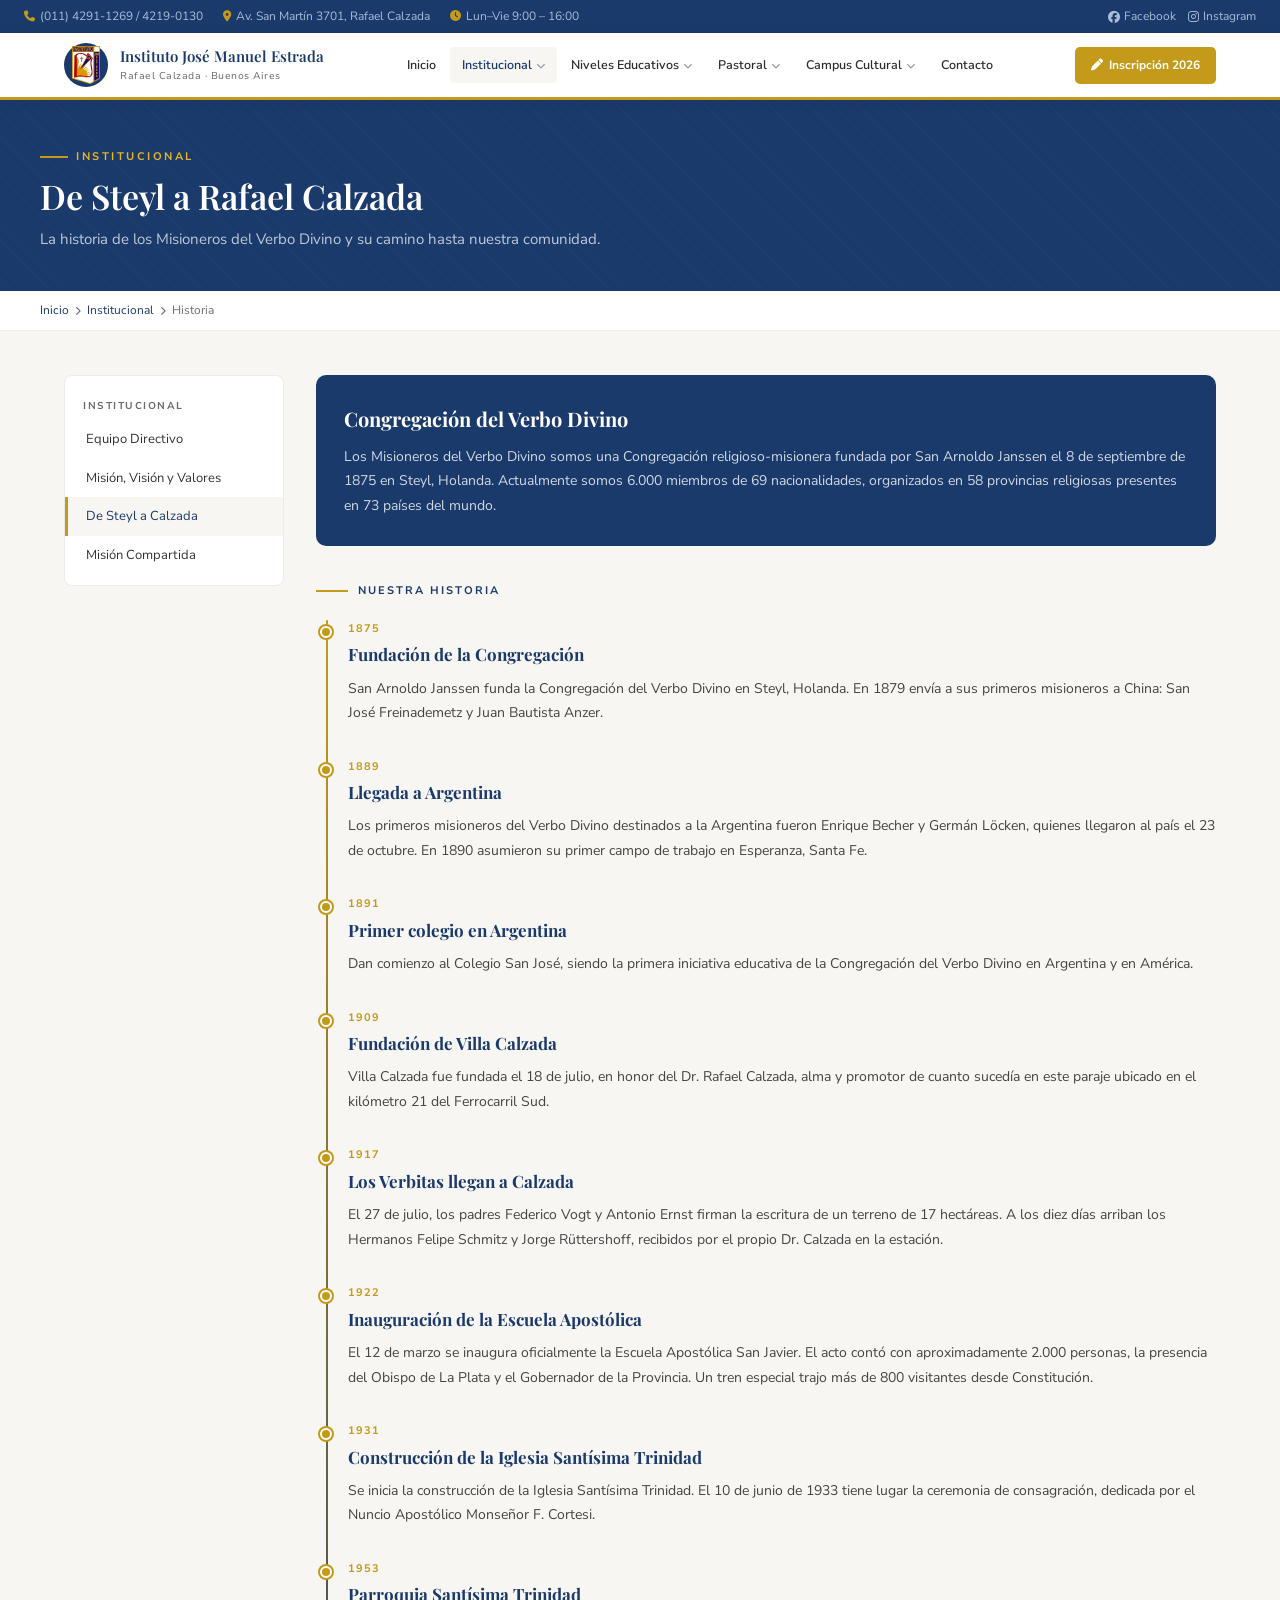
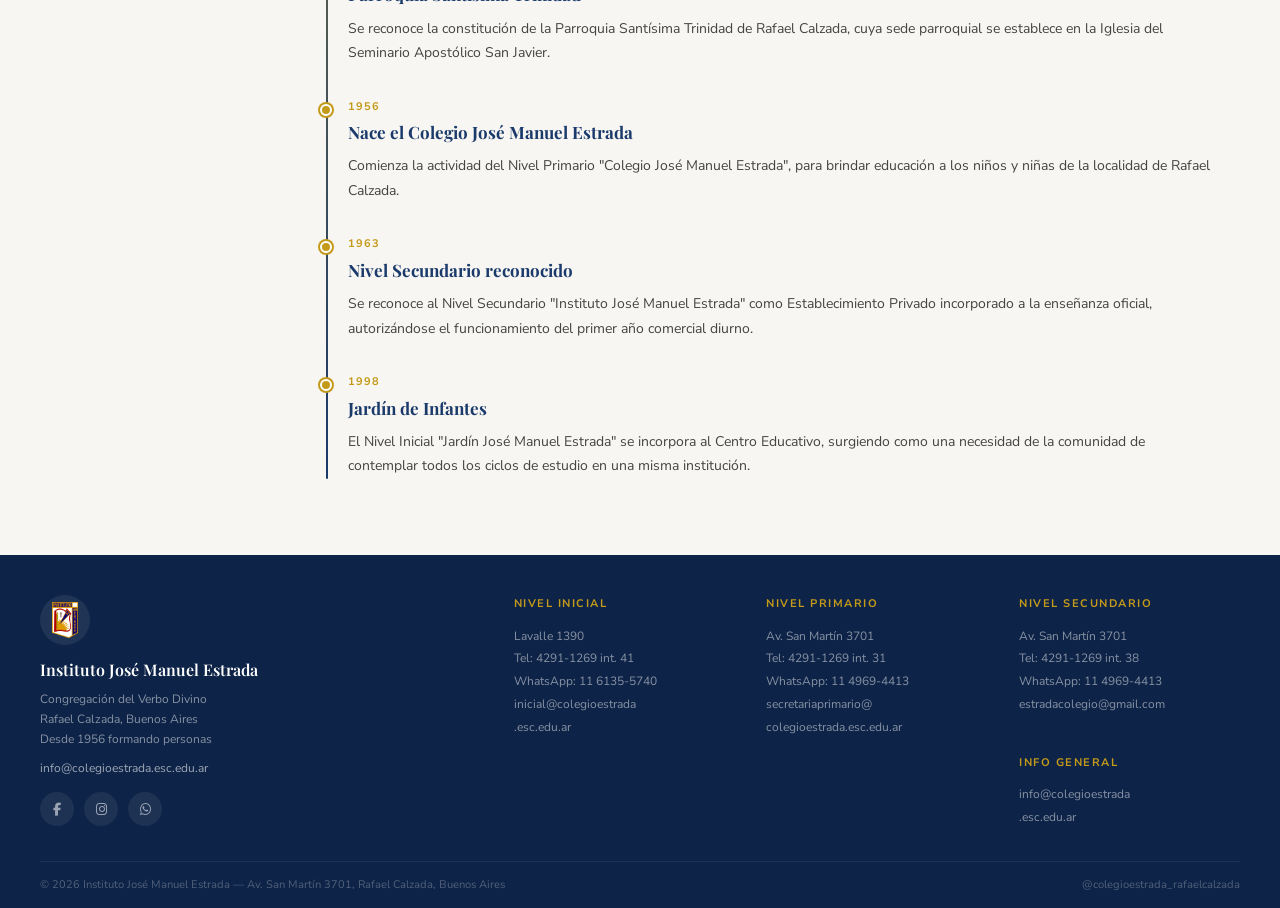
<file: pages/historia.html>
<!DOCTYPE html>
<html lang="es">
<head>
  <meta charset="UTF-8" /><meta name="viewport" content="width=device-width, initial-scale=1.0" />
  <title>De Steyl a Calzada — Instituto Estrada</title>
  <link rel="preconnect" href="https://fonts.googleapis.com" />
  <link href="https://fonts.googleapis.com/css2?family=Playfair+Display:wght@400;600&family=Nunito+Sans:wght@300;400;600;700&display=swap" rel="stylesheet" />
  <link rel="stylesheet" href="https://cdnjs.cloudflare.com/ajax/libs/font-awesome/6.5.0/css/all.min.css" />
  <link rel="stylesheet" href="../style.css" />
  <style>
    .content-area { max-width: 1200px; margin: 0 auto; padding: 44px 24px; }
    .sidebar-layout { display: grid; grid-template-columns: 220px 1fr; gap: 32px; }
    .sidebar { background: #fff; border-radius: 8px; border: 0.5px solid var(--borde); padding: 10px 0; align-self: start; position: sticky; top: 80px; }
    .sidebar h4 { font-size: 10px; font-weight: 700; letter-spacing: 1.5px; text-transform: uppercase; color: var(--gris); padding: 12px 18px 6px; }
    .sidebar a { display: block; padding: 9px 18px; font-size: 13px; color: #333; text-decoration: none; border-left: 3px solid transparent; transition: all 0.15s; }
    .sidebar a:hover, .sidebar a.active { color: var(--azul); background: var(--crema); border-left-color: var(--dorado); }
    /* Timeline */
    .timeline { position: relative; padding-left: 32px; }
    .timeline::before { content: ''; position: absolute; left: 10px; top: 0; bottom: 0; width: 2px; background: linear-gradient(to bottom, var(--dorado), var(--azul)); border-radius: 2px; }
    .tl-item { position: relative; margin-bottom: 32px; }
    .tl-item::before { content: ''; position: absolute; left: -28px; top: 6px; width: 12px; height: 12px; border-radius: 50%; background: var(--dorado); border: 2px solid #fff; box-shadow: 0 0 0 2px var(--dorado); }
    .tl-year { font-size: 11px; font-weight: 700; color: var(--dorado); letter-spacing: 1px; text-transform: uppercase; margin-bottom: 4px; }
    .tl-item h3 { font-family: 'Playfair Display', serif; font-size: 17px; color: var(--azul); margin-bottom: 8px; }
    .tl-item p { font-size: 14px; color: #444; line-height: 1.75; }
    .intro-box { background: var(--azul); border-radius: 10px; padding: 28px; color: #fff; margin-bottom: 36px; }
    .intro-box h2 { font-family: 'Playfair Display', serif; font-size: 20px; color: #fff; margin-bottom: 10px; }
    .intro-box p { font-size: 14px; color: rgba(255,255,255,0.8); line-height: 1.75; }
    @media (max-width: 768px) { .sidebar-layout { grid-template-columns: 1fr; } .sidebar { position: static; } }
  </style>
</head>
<body>
<div id="topbar"></div>
<div id="navbar"></div>

<div class="page-hero">
  <div class="page-hero-inner">
    <div class="eyebrow">Institucional</div>
    <h1>De Steyl a Rafael Calzada</h1>
    <p>La historia de los Misioneros del Verbo Divino y su camino hasta nuestra comunidad.</p>
  </div>
</div>
<div class="breadcrumb">
  <div class="breadcrumb-inner">
    <a href="../index.html">Inicio</a>
    <i class="fas fa-chevron-right"></i>
    <a href="institucional.html">Institucional</a>
    <i class="fas fa-chevron-right"></i>
    <span>Historia</span>
  </div>
</div>

<div class="content-area">
  <div class="sidebar-layout">
    <aside class="sidebar">
      <h4>Institucional</h4>
      <a href="institucional.html">Equipo Directivo</a>
      <a href="mision.html">Misión, Visión y Valores</a>
      <a href="historia.html" class="active">De Steyl a Calzada</a>
      <a href="mision-compartida.html">Misión Compartida</a>
    </aside>

    <div>
      <div class="intro-box">
        <h2>Congregación del Verbo Divino</h2>
        <p>Los Misioneros del Verbo Divino somos una Congregación religioso-misionera fundada por San Arnoldo Janssen el 8 de septiembre de 1875 en Steyl, Holanda. Actualmente somos 6.000 miembros de 69 nacionalidades, organizados en 58 provincias religiosas presentes en 73 países del mundo.</p>
      </div>

      <div class="section-label">Nuestra historia</div>
      <div class="timeline">

        <div class="tl-item">
          <div class="tl-year">1875</div>
          <h3>Fundación de la Congregación</h3>
          <p>San Arnoldo Janssen funda la Congregación del Verbo Divino en Steyl, Holanda. En 1879 envía a sus primeros misioneros a China: San José Freinademetz y Juan Bautista Anzer.</p>
        </div>

        <div class="tl-item">
          <div class="tl-year">1889</div>
          <h3>Llegada a Argentina</h3>
          <p>Los primeros misioneros del Verbo Divino destinados a la Argentina fueron Enrique Becher y Germán Löcken, quienes llegaron al país el 23 de octubre. En 1890 asumieron su primer campo de trabajo en Esperanza, Santa Fe.</p>
        </div>

        <div class="tl-item">
          <div class="tl-year">1891</div>
          <h3>Primer colegio en Argentina</h3>
          <p>Dan comienzo al Colegio San José, siendo la primera iniciativa educativa de la Congregación del Verbo Divino en Argentina y en América.</p>
        </div>

        <div class="tl-item">
          <div class="tl-year">1909</div>
          <h3>Fundación de Villa Calzada</h3>
          <p>Villa Calzada fue fundada el 18 de julio, en honor del Dr. Rafael Calzada, alma y promotor de cuanto sucedía en este paraje ubicado en el kilómetro 21 del Ferrocarril Sud.</p>
        </div>

        <div class="tl-item">
          <div class="tl-year">1917</div>
          <h3>Los Verbitas llegan a Calzada</h3>
          <p>El 27 de julio, los padres Federico Vogt y Antonio Ernst firman la escritura de un terreno de 17 hectáreas. A los diez días arriban los Hermanos Felipe Schmitz y Jorge Rüttershoff, recibidos por el propio Dr. Calzada en la estación.</p>
        </div>

        <div class="tl-item">
          <div class="tl-year">1922</div>
          <h3>Inauguración de la Escuela Apostólica</h3>
          <p>El 12 de marzo se inaugura oficialmente la Escuela Apostólica San Javier. El acto contó con aproximadamente 2.000 personas, la presencia del Obispo de La Plata y el Gobernador de la Provincia. Un tren especial trajo más de 800 visitantes desde Constitución.</p>
        </div>

        <div class="tl-item">
          <div class="tl-year">1931</div>
          <h3>Construcción de la Iglesia Santísima Trinidad</h3>
          <p>Se inicia la construcción de la Iglesia Santísima Trinidad. El 10 de junio de 1933 tiene lugar la ceremonia de consagración, dedicada por el Nuncio Apostólico Monseñor F. Cortesi.</p>
        </div>

        <div class="tl-item">
          <div class="tl-year">1953</div>
          <h3>Parroquia Santísima Trinidad</h3>
          <p>Se reconoce la constitución de la Parroquia Santísima Trinidad de Rafael Calzada, cuya sede parroquial se establece en la Iglesia del Seminario Apostólico San Javier.</p>
        </div>

        <div class="tl-item">
          <div class="tl-year">1956</div>
          <h3>Nace el Colegio José Manuel Estrada</h3>
          <p>Comienza la actividad del Nivel Primario "Colegio José Manuel Estrada", para brindar educación a los niños y niñas de la localidad de Rafael Calzada.</p>
        </div>

        <div class="tl-item">
          <div class="tl-year">1963</div>
          <h3>Nivel Secundario reconocido</h3>
          <p>Se reconoce al Nivel Secundario "Instituto José Manuel Estrada" como Establecimiento Privado incorporado a la enseñanza oficial, autorizándose el funcionamiento del primer año comercial diurno.</p>
        </div>

        <div class="tl-item">
          <div class="tl-year">1998</div>
          <h3>Jardín de Infantes</h3>
          <p>El Nivel Inicial "Jardín José Manuel Estrada" se incorpora al Centro Educativo, surgiendo como una necesidad de la comunidad de contemplar todos los ciclos de estudio en una misma institución.</p>
        </div>

      </div>
    </div>
  </div>
</div>

<div id="footer"></div>
<script src="../components.js"></script>
<script>initPage('institucional');</script>
</body>
</html>
</file>
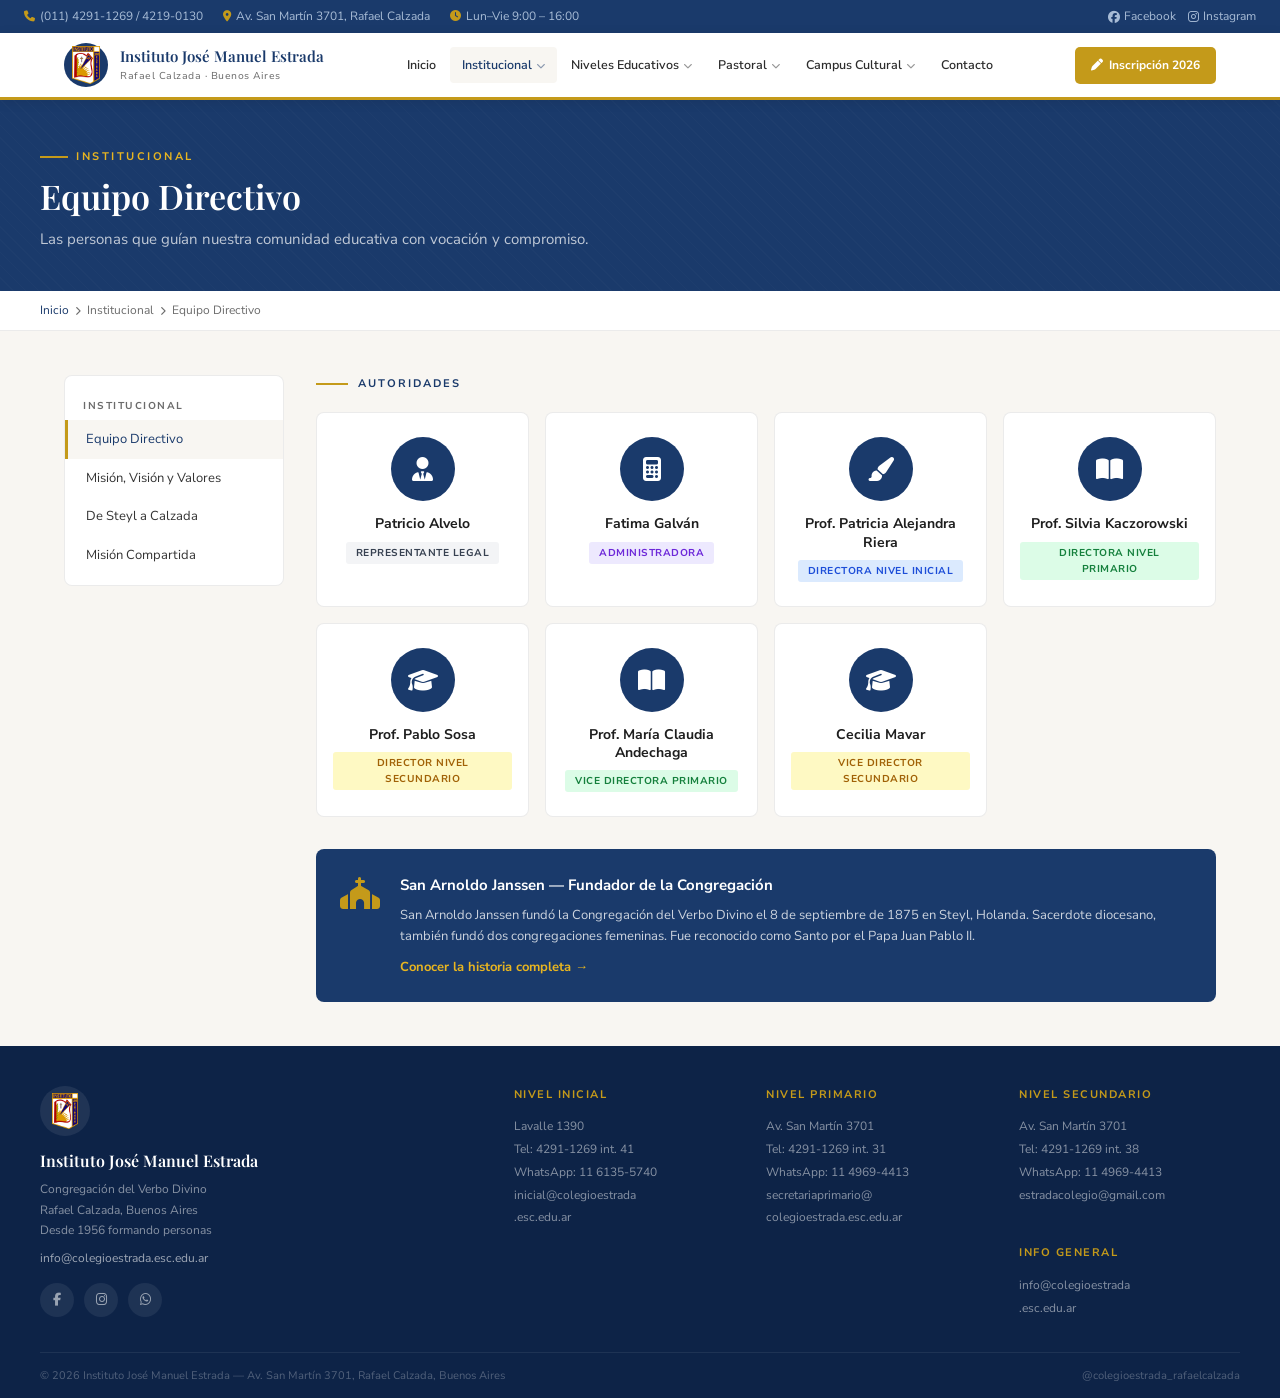
<file: pages/institucional.html>
<!DOCTYPE html>
<html lang="es">
<head>
  <meta charset="UTF-8" /><meta name="viewport" content="width=device-width, initial-scale=1.0" />
  <title>Equipo Directivo — Instituto Estrada</title>
  <link rel="preconnect" href="https://fonts.googleapis.com" />
  <link href="https://fonts.googleapis.com/css2?family=Playfair+Display:wght@400;600&family=Nunito+Sans:wght@300;400;600;700&display=swap" rel="stylesheet" />
  <link rel="stylesheet" href="https://cdnjs.cloudflare.com/ajax/libs/font-awesome/6.5.0/css/all.min.css" />
  <link rel="stylesheet" href="../style.css" />
  <style>
    .content-area { max-width: 1200px; margin: 0 auto; padding: 44px 24px; }
    .sidebar-layout { display: grid; grid-template-columns: 220px 1fr; gap: 32px; }
    .sidebar { background: #fff; border-radius: 8px; border: 0.5px solid var(--borde); padding: 10px 0; align-self: start; position: sticky; top: 80px; }
    .sidebar h4 { font-size: 10px; font-weight: 700; letter-spacing: 1.5px; text-transform: uppercase; color: var(--gris); padding: 12px 18px 6px; }
    .sidebar a { display: block; padding: 9px 18px; font-size: 13px; color: #333; text-decoration: none; border-left: 3px solid transparent; transition: all 0.15s; }
    .sidebar a:hover, .sidebar a.active { color: var(--azul); background: var(--crema); border-left-color: var(--dorado); }
    .sidebar .sep { height: 1px; background: var(--borde); margin: 6px 12px; }
    .main-content { }
    .directivo-grid { display: grid; grid-template-columns: repeat(auto-fill, minmax(200px, 1fr)); gap: 16px; margin-top: 20px; }
    .directivo-card {
      background: #fff; border-radius: 8px; border: 0.5px solid var(--borde);
      padding: 24px 16px; text-align: center;
    }
    .directivo-avatar {
      width: 64px; height: 64px; background: var(--azul);
      border-radius: 50%; display: flex; align-items: center; justify-content: center;
      margin: 0 auto 14px; font-size: 24px; color: #fff;
    }
    .directivo-card h4 { font-size: 14px; font-weight: 700; color: #1e1e1e; line-height: 1.3; }
    .directivo-card p { font-size: 12px; color: var(--gris); margin-top: 5px; }
    .directivo-card .rol { display: inline-block; margin-top: 8px; font-size: 10px; font-weight: 700; padding: 3px 10px; border-radius: 3px; text-transform: uppercase; letter-spacing: 0.5px; }
    .arnoldo-box {
      background: var(--azul); border-radius: 8px; padding: 24px;
      color: #fff; margin-top: 32px; display: flex; gap: 20px; align-items: flex-start;
    }
    .arnoldo-box i { font-size: 32px; color: var(--dorado); flex-shrink: 0; margin-top: 4px; }
    .arnoldo-box h4 { font-size: 15px; font-weight: 700; margin-bottom: 8px; }
    .arnoldo-box p { font-size: 13px; color: rgba(255,255,255,0.78); line-height: 1.6; }
    .arnoldo-box a { color: var(--dorado-claro); font-weight: 700; font-size: 13px; margin-top: 10px; display: inline-block; text-decoration: none; }
    @media (max-width: 768px) { .sidebar-layout { grid-template-columns: 1fr; } .sidebar { position: static; } .directivo-grid { grid-template-columns: repeat(2, 1fr); } }
    @media (max-width: 480px) { .directivo-grid { grid-template-columns: 1fr; } }
  </style>
</head>
<body>
<div id="topbar"></div>
<div id="navbar"></div>

<div class="page-hero">
  <div class="page-hero-inner">
    <div class="eyebrow">Institucional</div>
    <h1>Equipo Directivo</h1>
    <p>Las personas que guían nuestra comunidad educativa con vocación y compromiso.</p>
  </div>
</div>
<div class="breadcrumb">
  <div class="breadcrumb-inner">
    <a href="../index.html">Inicio</a>
    <i class="fas fa-chevron-right"></i>
    <span>Institucional</span>
    <i class="fas fa-chevron-right"></i>
    <span>Equipo Directivo</span>
  </div>
</div>

<div class="content-area">
  <div class="sidebar-layout">
    <aside class="sidebar">
      <h4>Institucional</h4>
      <a href="institucional.html" class="active">Equipo Directivo</a>
      <a href="mision.html">Misión, Visión y Valores</a>
      <a href="historia.html">De Steyl a Calzada</a>
      <a href="mision-compartida.html">Misión Compartida</a>
    </aside>

    <div class="main-content">
      <div class="section-label">Autoridades</div>
      <div class="directivo-grid">

        <div class="directivo-card">
          <div class="directivo-avatar"><i class="fas fa-user-tie"></i></div>
          <h4>Patricio Alvelo</h4>
          <span class="rol tag tag-general">Representante Legal</span>
        </div>

        <div class="directivo-card">
          <div class="directivo-avatar"><i class="fas fa-calculator"></i></div>
          <h4>Fatima Galván</h4>
          <span class="rol tag tag-pastoral">Administradora</span>
        </div>

        <div class="directivo-card">
          <div class="directivo-avatar"><i class="fas fa-paint-brush"></i></div>
          <h4>Prof. Patricia Alejandra Riera</h4>
          <span class="rol tag tag-inicial">Directora Nivel Inicial</span>
        </div>

        <div class="directivo-card">
          <div class="directivo-avatar"><i class="fas fa-book-open"></i></div>
          <h4>Prof. Silvia Kaczorowski</h4>
          <span class="rol tag tag-primario">Directora Nivel Primario</span>
        </div>

        <div class="directivo-card">
          <div class="directivo-avatar"><i class="fas fa-graduation-cap"></i></div>
          <h4>Prof. Pablo Sosa</h4>
          <span class="rol tag tag-secundario">Director Nivel Secundario</span>
        </div>

        <div class="directivo-card">
          <div class="directivo-avatar"><i class="fas fa-book-open"></i></div>
          <h4>Prof. María Claudia Andechaga</h4>
          <span class="rol tag tag-primario">Vice Directora Primario</span>
        </div>

        <div class="directivo-card">
          <div class="directivo-avatar"><i class="fas fa-graduation-cap"></i></div>
          <h4>Cecilia Mavar</h4>
          <span class="rol tag tag-secundario">Vice Director Secundario</span>
        </div>

      </div>

      <div class="arnoldo-box">
        <i class="fas fa-church"></i>
        <div>
          <h4>San Arnoldo Janssen — Fundador de la Congregación</h4>
          <p>San Arnoldo Janssen fundó la Congregación del Verbo Divino el 8 de septiembre de 1875 en Steyl, Holanda. Sacerdote diocesano, también fundó dos congregaciones femeninas. Fue reconocido como Santo por el Papa Juan Pablo II.</p>
          <a href="historia.html">Conocer la historia completa →</a>
        </div>
      </div>
    </div>
  </div>
</div>

<div id="footer"></div>
<script src="../components.js"></script>
<script>initPage('institucional');</script>
</body>
</html>
</file>
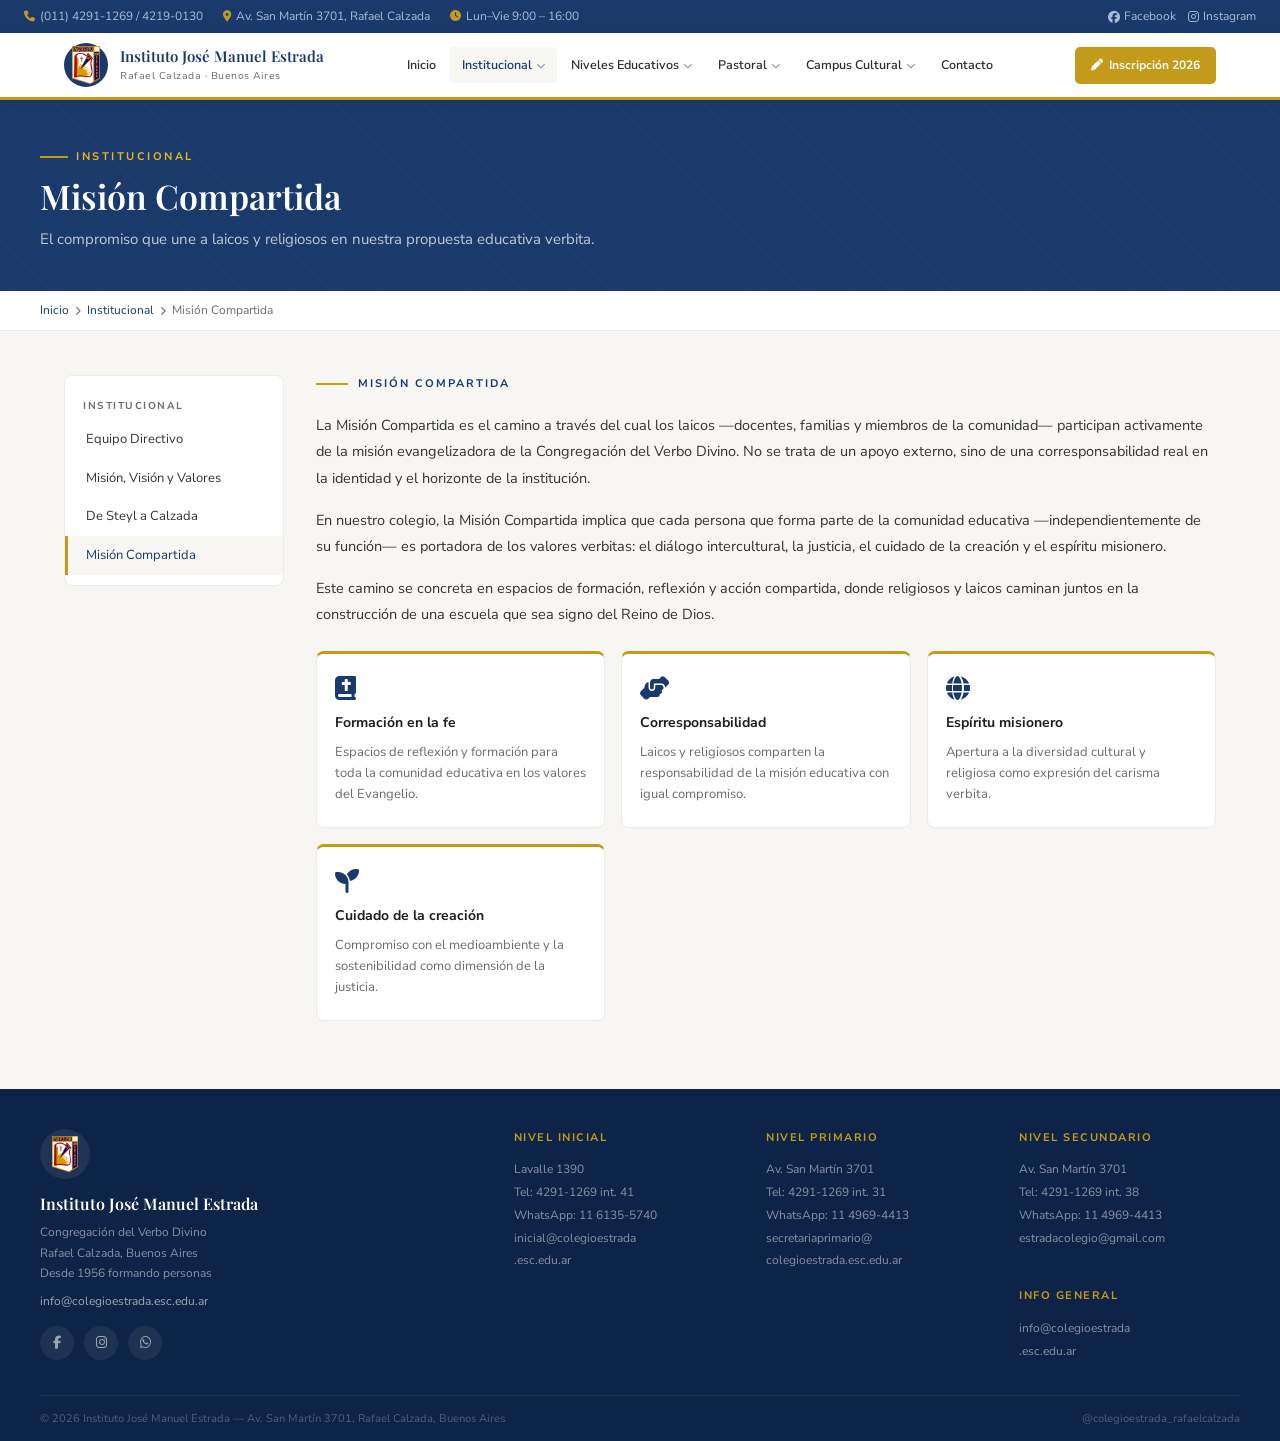
<file: pages/mision-compartida.html>
<!DOCTYPE html>
<html lang="es">
<head>
  <meta charset="UTF-8" /><meta name="viewport" content="width=device-width, initial-scale=1.0" />
  <title>Misión Compartida — Instituto Estrada</title>
  <link rel="preconnect" href="https://fonts.googleapis.com" />
  <link href="https://fonts.googleapis.com/css2?family=Playfair+Display:wght@400;600&family=Nunito+Sans:wght@300;400;600;700&display=swap" rel="stylesheet" />
  <link rel="stylesheet" href="https://cdnjs.cloudflare.com/ajax/libs/font-awesome/6.5.0/css/all.min.css" />
  <link rel="stylesheet" href="../style.css" />
  <style>
    .content-area { max-width: 1200px; margin: 0 auto; padding: 44px 24px; }
    .sidebar-layout { display: grid; grid-template-columns: 220px 1fr; gap: 32px; }
    .sidebar { background: #fff; border-radius: 8px; border: 0.5px solid var(--borde); padding: 10px 0; align-self: start; position: sticky; top: 80px; }
    .sidebar h4 { font-size: 10px; font-weight: 700; letter-spacing: 1.5px; text-transform: uppercase; color: var(--gris); padding: 12px 18px 6px; }
    .sidebar a { display: block; padding: 9px 18px; font-size: 13px; color: #333; text-decoration: none; border-left: 3px solid transparent; transition: all 0.15s; }
    .sidebar a:hover, .sidebar a.active { color: var(--azul); background: var(--crema); border-left-color: var(--dorado); }
    .prose p { font-size: 14.5px; color: #333; line-height: 1.8; margin-bottom: 16px; }
    .pilares-grid { display: grid; grid-template-columns: repeat(auto-fill, minmax(220px, 1fr)); gap: 16px; margin: 24px 0; }
    .pilar-card { background: #fff; border-radius: 8px; border: 0.5px solid var(--borde); padding: 22px 18px; border-top: 3px solid var(--dorado); }
    .pilar-card i { font-size: 24px; color: var(--azul); margin-bottom: 12px; display: block; }
    .pilar-card h4 { font-size: 14px; font-weight: 700; color: #1e1e1e; margin-bottom: 8px; }
    .pilar-card p { font-size: 13px; color: var(--gris); line-height: 1.6; }
    @media (max-width: 768px) { .sidebar-layout { grid-template-columns: 1fr; } .sidebar { position: static; } }
  </style>
</head>
<body>
<div id="topbar"></div>
<div id="navbar"></div>
<div class="page-hero">
  <div class="page-hero-inner">
    <div class="eyebrow">Institucional</div>
    <h1>Misión Compartida</h1>
    <p>El compromiso que une a laicos y religiosos en nuestra propuesta educativa verbita.</p>
  </div>
</div>
<div class="breadcrumb">
  <div class="breadcrumb-inner">
    <a href="../index.html">Inicio</a><i class="fas fa-chevron-right"></i>
    <a href="institucional.html">Institucional</a><i class="fas fa-chevron-right"></i>
    <span>Misión Compartida</span>
  </div>
</div>
<div class="content-area">
  <div class="sidebar-layout">
    <aside class="sidebar">
      <h4>Institucional</h4>
      <a href="institucional.html">Equipo Directivo</a>
      <a href="mision.html">Misión, Visión y Valores</a>
      <a href="historia.html">De Steyl a Calzada</a>
      <a href="mision-compartida.html" class="active">Misión Compartida</a>
    </aside>
    <div>
      <div class="section-label">Misión compartida</div>
      <div class="prose">
        <p>La Misión Compartida es el camino a través del cual los laicos —docentes, familias y miembros de la comunidad— participan activamente de la misión evangelizadora de la Congregación del Verbo Divino. No se trata de un apoyo externo, sino de una corresponsabilidad real en la identidad y el horizonte de la institución.</p>
        <p>En nuestro colegio, la Misión Compartida implica que cada persona que forma parte de la comunidad educativa —independientemente de su función— es portadora de los valores verbitas: el diálogo intercultural, la justicia, el cuidado de la creación y el espíritu misionero.</p>
        <p>Este camino se concreta en espacios de formación, reflexión y acción compartida, donde religiosos y laicos caminan juntos en la construcción de una escuela que sea signo del Reino de Dios.</p>
      </div>
      <div class="pilares-grid">
        <div class="pilar-card">
          <i class="fas fa-bible"></i>
          <h4>Formación en la fe</h4>
          <p>Espacios de reflexión y formación para toda la comunidad educativa en los valores del Evangelio.</p>
        </div>
        <div class="pilar-card">
          <i class="fas fa-hands-helping"></i>
          <h4>Corresponsabilidad</h4>
          <p>Laicos y religiosos comparten la responsabilidad de la misión educativa con igual compromiso.</p>
        </div>
        <div class="pilar-card">
          <i class="fas fa-globe"></i>
          <h4>Espíritu misionero</h4>
          <p>Apertura a la diversidad cultural y religiosa como expresión del carisma verbita.</p>
        </div>
        <div class="pilar-card">
          <i class="fas fa-seedling"></i>
          <h4>Cuidado de la creación</h4>
          <p>Compromiso con el medioambiente y la sostenibilidad como dimensión de la justicia.</p>
        </div>
      </div>
    </div>
  </div>
</div>
<div id="footer"></div>
<script src="../components.js"></script>
<script>initPage('institucional');</script>
</body>
</html>
</file>
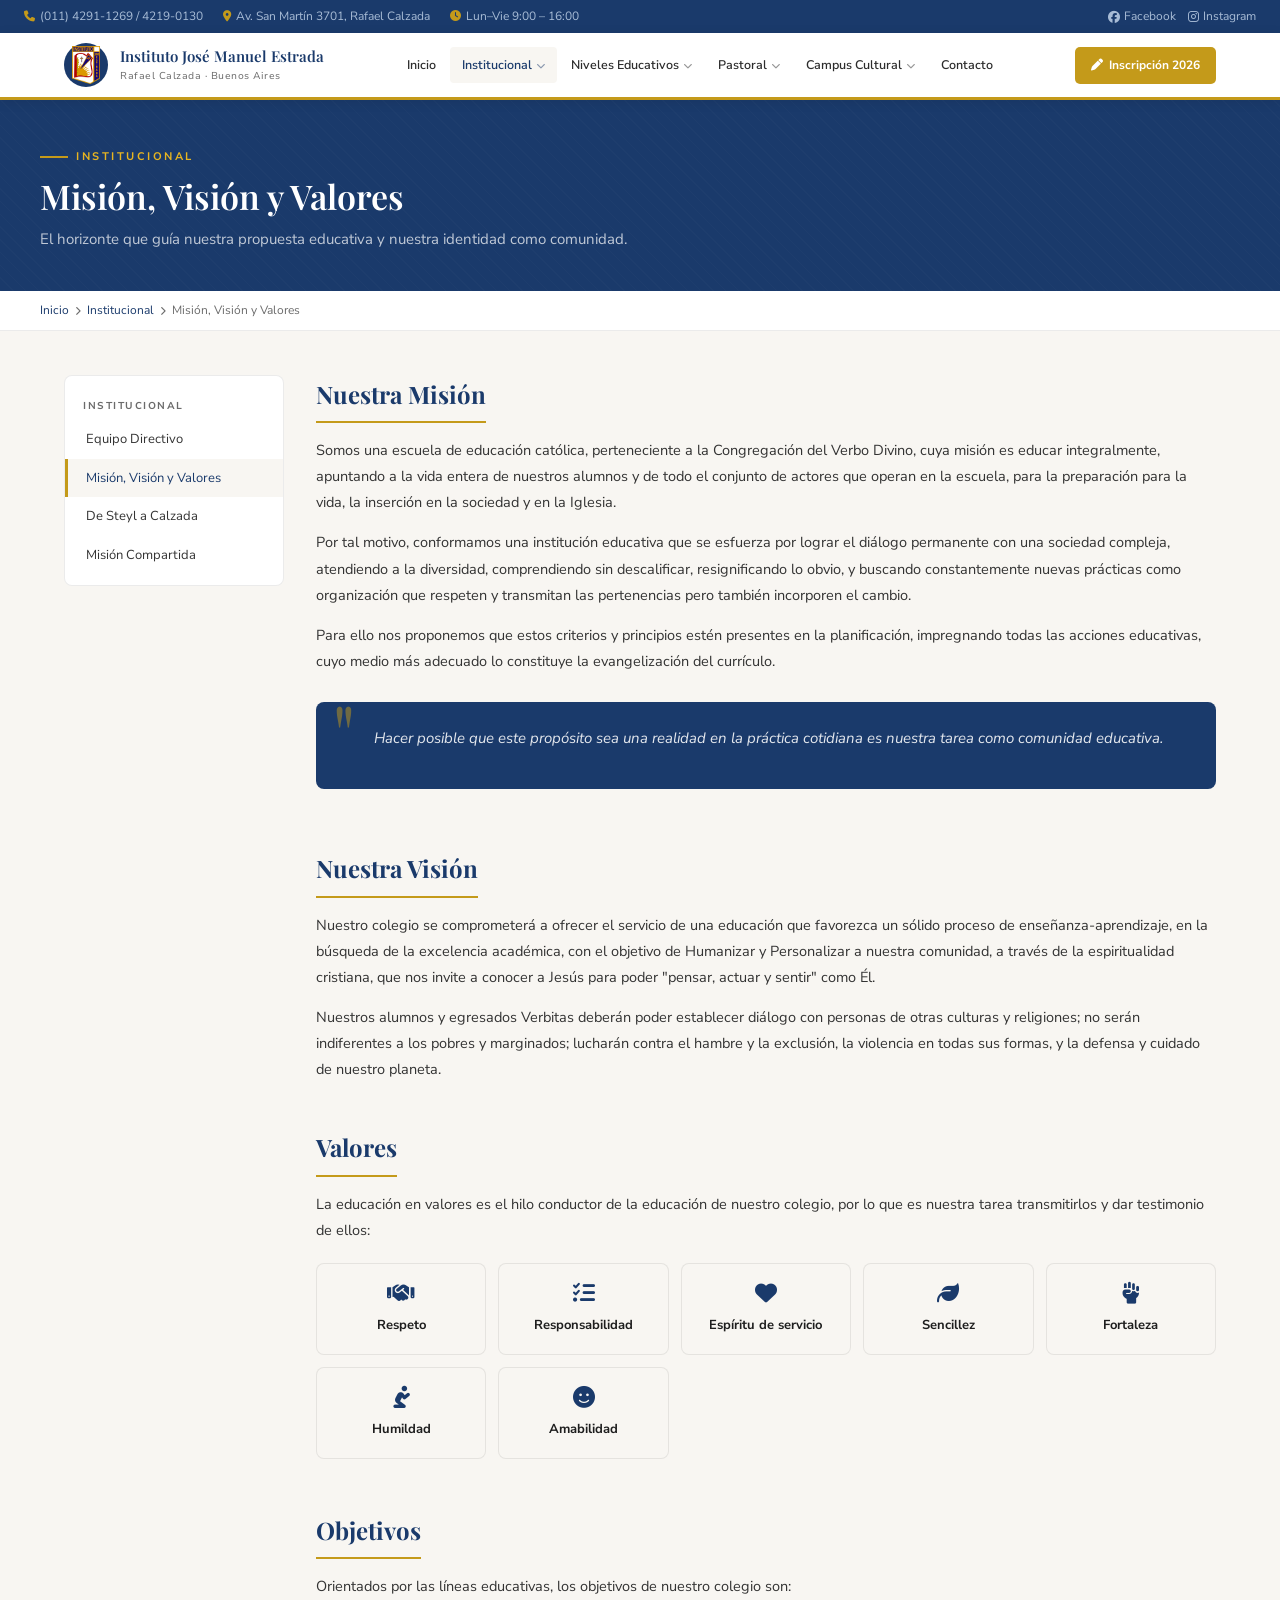
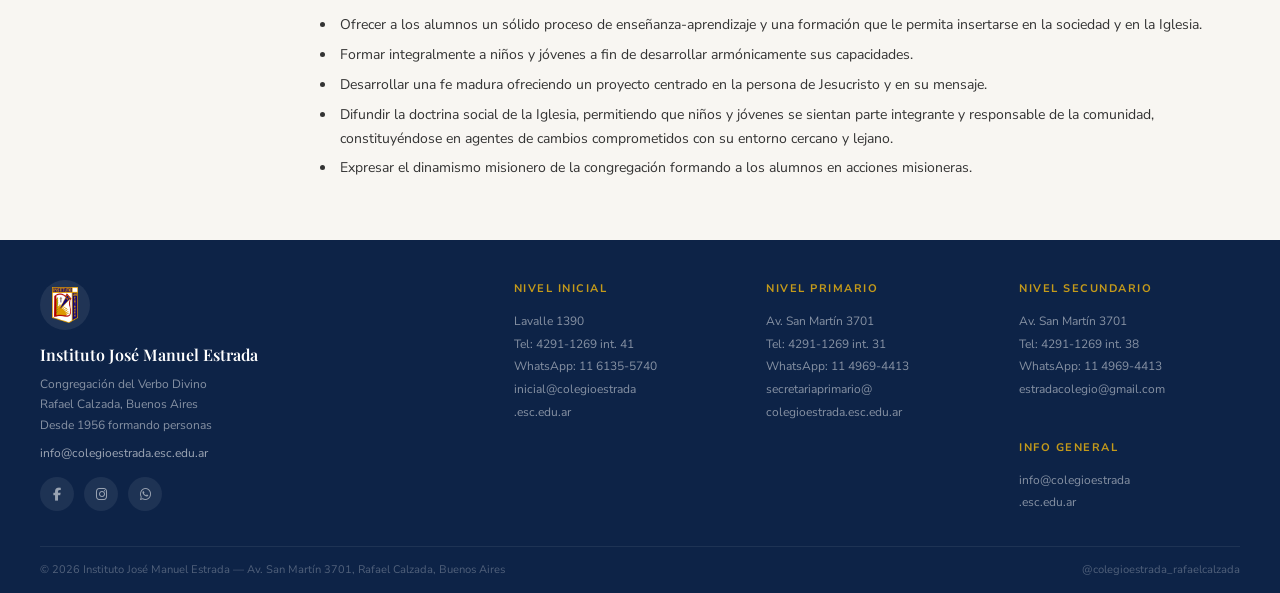
<file: pages/mision.html>
<!DOCTYPE html>
<html lang="es">
<head>
  <meta charset="UTF-8" /><meta name="viewport" content="width=device-width, initial-scale=1.0" />
  <title>Misión, Visión y Valores — Instituto Estrada</title>
  <link rel="preconnect" href="https://fonts.googleapis.com" />
  <link href="https://fonts.googleapis.com/css2?family=Playfair+Display:wght@400;600&family=Nunito+Sans:wght@300;400;600;700&display=swap" rel="stylesheet" />
  <link rel="stylesheet" href="https://cdnjs.cloudflare.com/ajax/libs/font-awesome/6.5.0/css/all.min.css" />
  <link rel="stylesheet" href="../style.css" />
  <style>
    .content-area { max-width: 1200px; margin: 0 auto; padding: 44px 24px; }
    .sidebar-layout { display: grid; grid-template-columns: 220px 1fr; gap: 32px; }
    .sidebar { background: #fff; border-radius: 8px; border: 0.5px solid var(--borde); padding: 10px 0; align-self: start; position: sticky; top: 80px; }
    .sidebar h4 { font-size: 10px; font-weight: 700; letter-spacing: 1.5px; text-transform: uppercase; color: var(--gris); padding: 12px 18px 6px; }
    .sidebar a { display: block; padding: 9px 18px; font-size: 13px; color: #333; text-decoration: none; border-left: 3px solid transparent; transition: all 0.15s; }
    .sidebar a:hover, .sidebar a.active { color: var(--azul); background: var(--crema); border-left-color: var(--dorado); }
    .prose h2 { font-family: 'Playfair Display', serif; font-size: 24px; color: var(--azul); margin: 32px 0 14px; border-bottom: 2px solid var(--dorado); padding-bottom: 8px; display: inline-block; }
    .prose h2:first-child { margin-top: 0; }
    .prose p { font-size: 14.5px; color: #333; line-height: 1.8; margin-bottom: 14px; }
    .prose ul { margin: 12px 0 16px 20px; }
    .prose ul li { font-size: 14px; color: #333; line-height: 1.7; margin-bottom: 6px; padding-left: 4px; }
    .valores-grid { display: grid; grid-template-columns: repeat(auto-fill, minmax(160px, 1fr)); gap: 12px; margin: 20px 0; }
    .valor-item { background: var(--crema); border-radius: 8px; border: 0.5px solid var(--borde); padding: 18px 14px; text-align: center; }
    .valor-item i { font-size: 22px; color: var(--azul); margin-bottom: 8px; display: block; }
    .valor-item span { font-size: 13px; font-weight: 700; color: #1e1e1e; }
    .cita-box { background: var(--azul); border-radius: 8px; padding: 24px 28px; margin: 28px 0; color: #fff; position: relative; }
    .cita-box::before { content: '"'; font-family: 'Playfair Display', serif; font-size: 80px; color: var(--dorado); position: absolute; top: -10px; left: 16px; line-height: 1; opacity: 0.5; }
    .cita-box p { font-size: 15px; color: rgba(255,255,255,0.88); line-height: 1.7; padding-left: 30px; font-style: italic; }
    @media (max-width: 768px) { .sidebar-layout { grid-template-columns: 1fr; } .sidebar { position: static; } }
  </style>
</head>
<body>
<div id="topbar"></div>
<div id="navbar"></div>

<div class="page-hero">
  <div class="page-hero-inner">
    <div class="eyebrow">Institucional</div>
    <h1>Misión, Visión y Valores</h1>
    <p>El horizonte que guía nuestra propuesta educativa y nuestra identidad como comunidad.</p>
  </div>
</div>
<div class="breadcrumb">
  <div class="breadcrumb-inner">
    <a href="../index.html">Inicio</a>
    <i class="fas fa-chevron-right"></i>
    <a href="institucional.html">Institucional</a>
    <i class="fas fa-chevron-right"></i>
    <span>Misión, Visión y Valores</span>
  </div>
</div>

<div class="content-area">
  <div class="sidebar-layout">
    <aside class="sidebar">
      <h4>Institucional</h4>
      <a href="institucional.html">Equipo Directivo</a>
      <a href="mision.html" class="active">Misión, Visión y Valores</a>
      <a href="historia.html">De Steyl a Calzada</a>
      <a href="mision-compartida.html">Misión Compartida</a>
    </aside>

    <div class="prose">
      <h2>Nuestra Misión</h2>
      <p>Somos una escuela de educación católica, perteneciente a la Congregación del Verbo Divino, cuya misión es educar integralmente, apuntando a la vida entera de nuestros alumnos y de todo el conjunto de actores que operan en la escuela, para la preparación para la vida, la inserción en la sociedad y en la Iglesia.</p>
      <p>Por tal motivo, conformamos una institución educativa que se esfuerza por lograr el diálogo permanente con una sociedad compleja, atendiendo a la diversidad, comprendiendo sin descalificar, resignificando lo obvio, y buscando constantemente nuevas prácticas como organización que respeten y transmitan las pertenencias pero también incorporen el cambio.</p>
      <p>Para ello nos proponemos que estos criterios y principios estén presentes en la planificación, impregnando todas las acciones educativas, cuyo medio más adecuado lo constituye la evangelización del currículo.</p>

      <div class="cita-box">
        <p>Hacer posible que este propósito sea una realidad en la práctica cotidiana es nuestra tarea como comunidad educativa.</p>
      </div>

      <h2>Nuestra Visión</h2>
      <p>Nuestro colegio se comprometerá a ofrecer el servicio de una educación que favorezca un sólido proceso de enseñanza-aprendizaje, en la búsqueda de la excelencia académica, con el objetivo de Humanizar y Personalizar a nuestra comunidad, a través de la espiritualidad cristiana, que nos invite a conocer a Jesús para poder "pensar, actuar y sentir" como Él.</p>
      <p>Nuestros alumnos y egresados Verbitas deberán poder establecer diálogo con personas de otras culturas y religiones; no serán indiferentes a los pobres y marginados; lucharán contra el hambre y la exclusión, la violencia en todas sus formas, y la defensa y cuidado de nuestro planeta.</p>

      <h2>Valores</h2>
      <p>La educación en valores es el hilo conductor de la educación de nuestro colegio, por lo que es nuestra tarea transmitirlos y dar testimonio de ellos:</p>
      <div class="valores-grid">
        <div class="valor-item"><i class="fas fa-handshake"></i><span>Respeto</span></div>
        <div class="valor-item"><i class="fas fa-tasks"></i><span>Responsabilidad</span></div>
        <div class="valor-item"><i class="fas fa-heart"></i><span>Espíritu de servicio</span></div>
        <div class="valor-item"><i class="fas fa-leaf"></i><span>Sencillez</span></div>
        <div class="valor-item"><i class="fas fa-fist-raised"></i><span>Fortaleza</span></div>
        <div class="valor-item"><i class="fas fa-pray"></i><span>Humildad</span></div>
        <div class="valor-item"><i class="fas fa-smile"></i><span>Amabilidad</span></div>
      </div>

      <h2>Objetivos</h2>
      <p>Orientados por las líneas educativas, los objetivos de nuestro colegio son:</p>
      <ul>
        <li>Ofrecer a los alumnos un sólido proceso de enseñanza-aprendizaje y una formación que le permita insertarse en la sociedad y en la Iglesia.</li>
        <li>Formar integralmente a niños y jóvenes a fin de desarrollar armónicamente sus capacidades.</li>
        <li>Desarrollar una fe madura ofreciendo un proyecto centrado en la persona de Jesucristo y en su mensaje.</li>
        <li>Difundir la doctrina social de la Iglesia, permitiendo que niños y jóvenes se sientan parte integrante y responsable de la comunidad, constituyéndose en agentes de cambios comprometidos con su entorno cercano y lejano.</li>
        <li>Expresar el dinamismo misionero de la congregación formando a los alumnos en acciones misioneras.</li>
      </ul>
    </div>
  </div>
</div>

<div id="footer"></div>
<script src="../components.js"></script>
<script>initPage('institucional');</script>
</body>
</html>
</file>
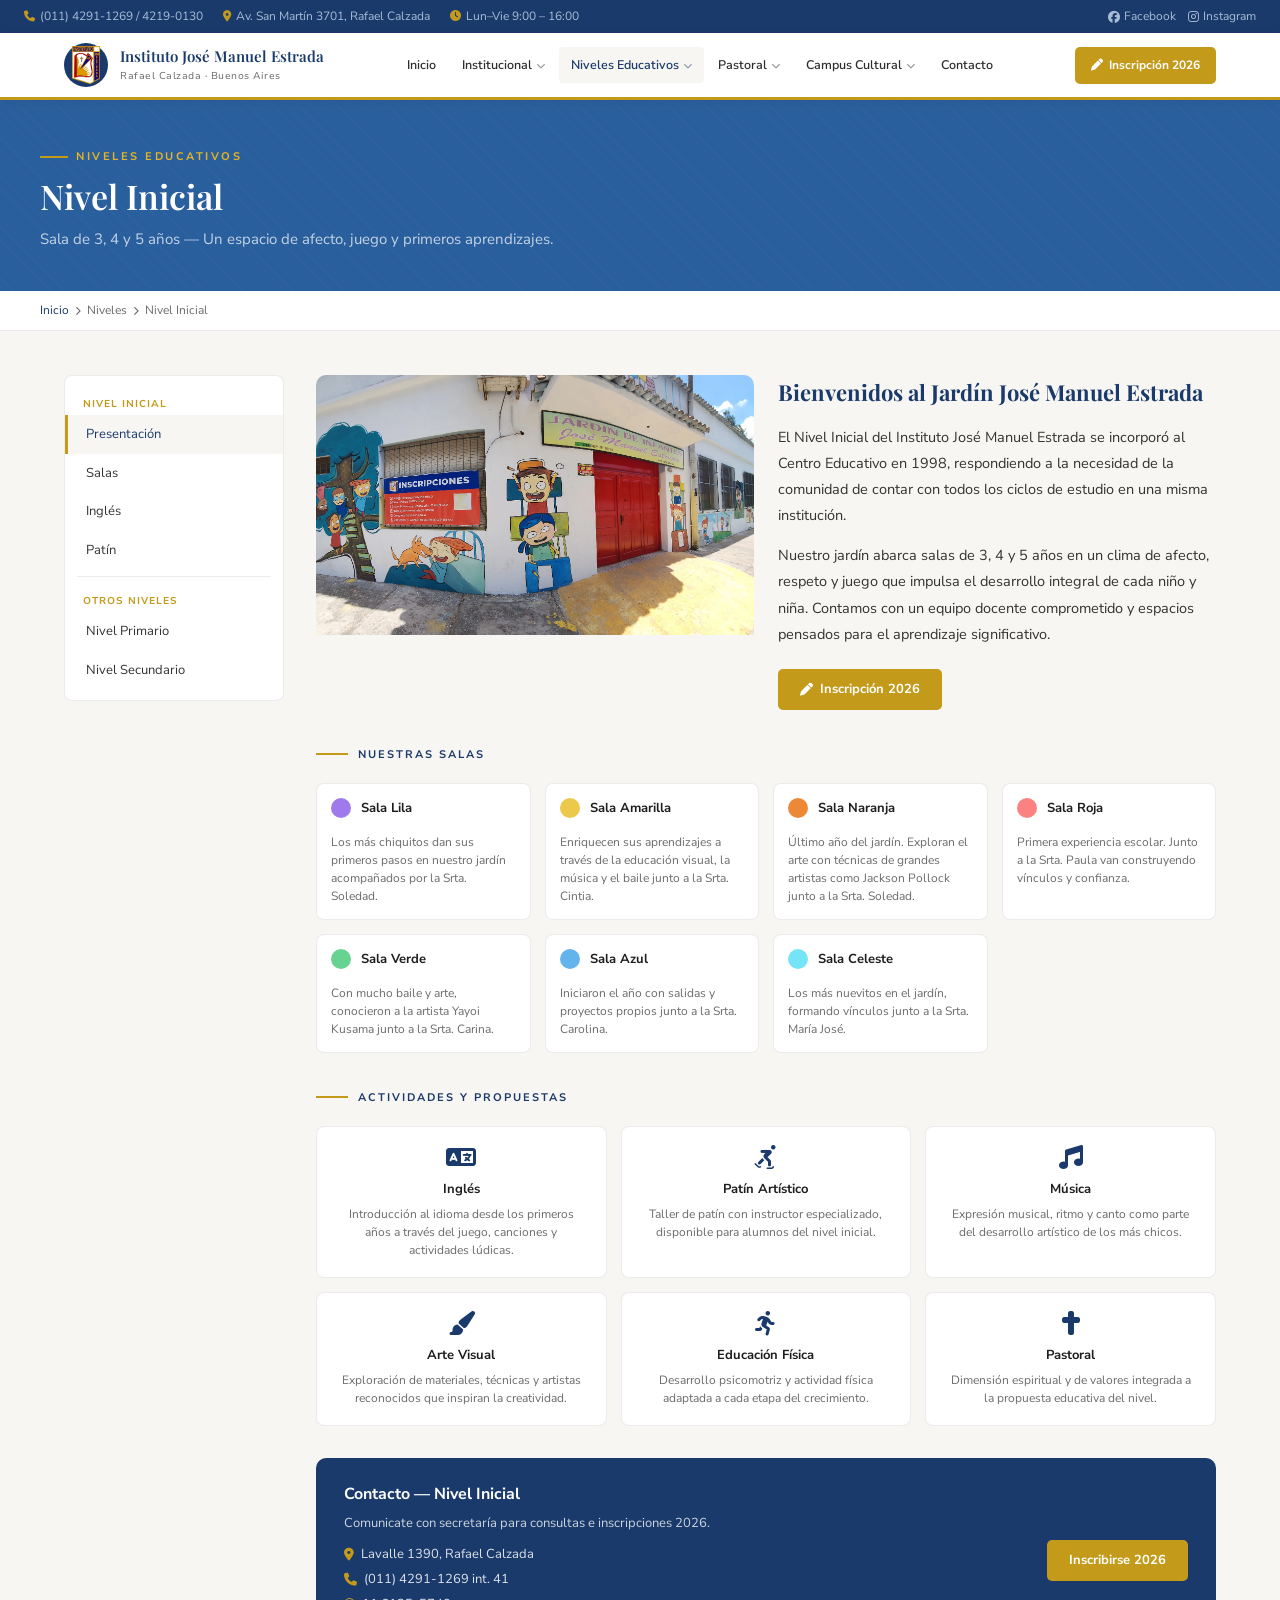
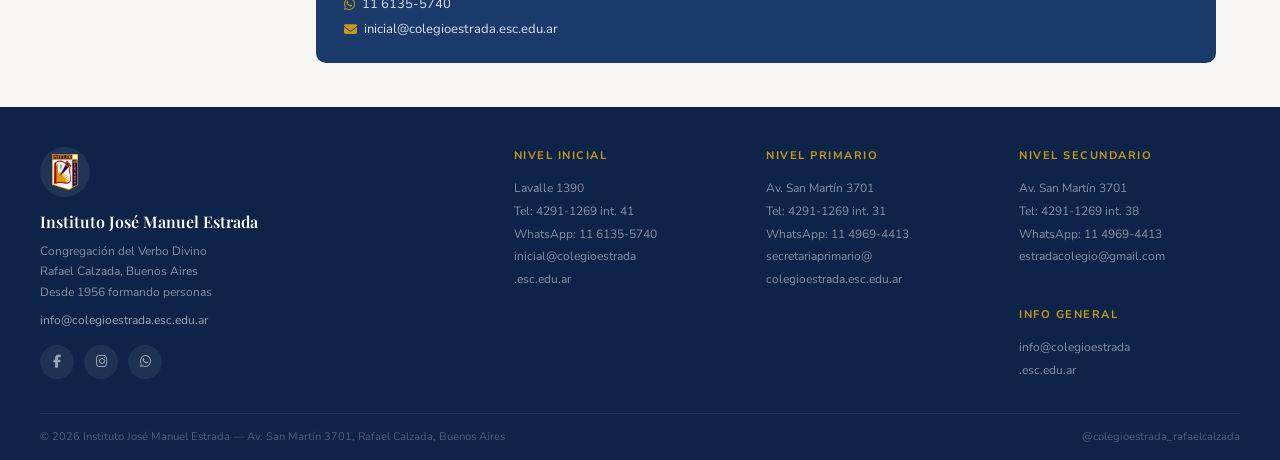
<file: pages/nivel-inicial.html>
<!DOCTYPE html>
<html lang="es">
<head>
  <meta charset="UTF-8" /><meta name="viewport" content="width=device-width, initial-scale=1.0" />
  <title>Nivel Inicial — Instituto Estrada</title>
  <link rel="preconnect" href="https://fonts.googleapis.com" />
  <link href="https://fonts.googleapis.com/css2?family=Playfair+Display:wght@400;600&family=Nunito+Sans:wght@300;400;600;700&display=swap" rel="stylesheet" />
  <link rel="stylesheet" href="https://cdnjs.cloudflare.com/ajax/libs/font-awesome/6.5.0/css/all.min.css" />
  <link rel="stylesheet" href="../style.css" />
  <style>
    .content-area { max-width: 1200px; margin: 0 auto; padding: 44px 24px; }
    .sidebar-layout { display: grid; grid-template-columns: 220px 1fr; gap: 32px; }
    .sidebar { background: #fff; border-radius: 8px; border: 0.5px solid var(--borde); padding: 10px 0; align-self: start; position: sticky; top: 80px; }
    .sidebar h4 { font-size: 10px; font-weight: 700; letter-spacing: 1.5px; text-transform: uppercase; color: var(--gris); padding: 12px 18px 6px; }
    .sidebar a { display: block; padding: 9px 18px; font-size: 13px; color: #333; text-decoration: none; border-left: 3px solid transparent; transition: all 0.15s; }
    .sidebar a:hover, .sidebar a.active { color: var(--azul); background: var(--crema); border-left-color: var(--dorado); }
    .sidebar .sep { height: 1px; background: var(--borde); margin: 6px 12px; }
    .sidebar .nivel-header { font-size: 10px; font-weight: 700; color: var(--dorado); padding: 10px 18px 3px; text-transform: uppercase; letter-spacing: 1px; }
    .intro-grid { display: grid; grid-template-columns: 1fr 1fr; gap: 24px; margin-bottom: 36px; }
    .intro-img { border-radius: 10px; overflow: hidden; }
    .intro-img img { width: 100%; height: 260px; object-fit: cover; display: block; }
    .intro-text p { font-size: 14.5px; color: #333; line-height: 1.8; margin-bottom: 14px; }
    .intro-text h2 { font-family: 'Playfair Display', serif; font-size: 22px; color: var(--azul); margin-bottom: 14px; }
    .salas-section { margin-top: 36px; }
    .salas-grid { display: grid; grid-template-columns: repeat(auto-fill, minmax(180px, 1fr)); gap: 14px; margin-top: 16px; }
    .sala-card { border-radius: 8px; border: 0.5px solid var(--borde); overflow: hidden; background: #fff; }
    .sala-header { padding: 14px; display: flex; align-items: center; gap: 10px; }
    .sala-dot { width: 20px; height: 20px; border-radius: 50%; flex-shrink: 0; }
    .sala-dot.lila { background: #9f7aea; }
    .sala-dot.amarilla { background: #ecc94b; }
    .sala-dot.naranja { background: #ed8936; }
    .sala-dot.roja { background: #fc8181; }
    .sala-dot.verde { background: #68d391; }
    .sala-dot.azul { background: #63b3ed; }
    .sala-dot.celeste { background: #76e4f7; }
    .sala-card h4 { font-size: 13px; font-weight: 700; color: #1e1e1e; }
    .sala-card p { font-size: 12px; color: var(--gris); padding: 0 14px 14px; line-height: 1.5; }
    .actividades-grid { display: grid; grid-template-columns: repeat(3, 1fr); gap: 14px; margin-top: 16px; }
    .act-card { background: #fff; border-radius: 8px; border: 0.5px solid var(--borde); padding: 18px; text-align: center; }
    .act-card i { font-size: 24px; color: var(--azul); margin-bottom: 10px; display: block; }
    .act-card h4 { font-size: 13px; font-weight: 700; color: #1e1e1e; margin-bottom: 5px; }
    .act-card p { font-size: 12px; color: var(--gris); line-height: 1.5; }
    .contacto-box { background: var(--azul); border-radius: 10px; padding: 24px 28px; color: #fff; margin-top: 32px; display: flex; justify-content: space-between; align-items: center; gap: 20px; flex-wrap: wrap; }
    .contacto-box h3 { font-size: 16px; font-weight: 700; margin-bottom: 6px; }
    .contacto-box p { font-size: 13px; color: rgba(255,255,255,0.78); }
    .contacto-box .datos { display: flex; flex-direction: column; gap: 4px; margin-top: 10px; }
    .contacto-box .datos span { font-size: 13px; color: rgba(255,255,255,0.85); display: flex; align-items: center; gap: 7px; }
    .contacto-box .datos span i { color: var(--dorado); }
    @media (max-width: 768px) { .sidebar-layout { grid-template-columns: 1fr; } .sidebar { position: static; } .intro-grid { grid-template-columns: 1fr; } .actividades-grid { grid-template-columns: 1fr 1fr; } }
    @media (max-width: 480px) { .actividades-grid { grid-template-columns: 1fr; } }
  </style>
</head>
<body>
<div id="topbar"></div>
<div id="navbar"></div>

<div class="page-hero" style="background: #2a5f9e;">
  <div class="page-hero-inner">
    <div class="eyebrow">Niveles Educativos</div>
    <h1>Nivel Inicial</h1>
    <p>Sala de 3, 4 y 5 años — Un espacio de afecto, juego y primeros aprendizajes.</p>
  </div>
</div>
<div class="breadcrumb">
  <div class="breadcrumb-inner">
    <a href="../index.html">Inicio</a><i class="fas fa-chevron-right"></i>
    <span>Niveles</span><i class="fas fa-chevron-right"></i>
    <span>Nivel Inicial</span>
  </div>
</div>

<div class="content-area">
  <div class="sidebar-layout">
    <aside class="sidebar">
      <div class="nivel-header">Nivel Inicial</div>
      <a href="nivel-inicial.html" class="active">Presentación</a>
      <a href="#salas">Salas</a>
      <a href="#ingles">Inglés</a>
      <a href="#patin">Patín</a>
      <div class="sep"></div>
      <div class="nivel-header">Otros niveles</div>
      <a href="nivel-primario.html">Nivel Primario</a>
      <a href="nivel-secundario.html">Nivel Secundario</a>
    </aside>

    <div>
      <div class="intro-grid">
        <div class="intro-img">
          <img src="../images/Jardin.webp" alt="Nivel Inicial" onerror="this.src='../images/Jardin.png'">
        </div>
        <div class="intro-text">
          <h2>Bienvenidos al Jardín José Manuel Estrada</h2>
          <p>El Nivel Inicial del Instituto José Manuel Estrada se incorporó al Centro Educativo en 1998, respondiendo a la necesidad de la comunidad de contar con todos los ciclos de estudio en una misma institución.</p>
          <p>Nuestro jardín abarca salas de 3, 4 y 5 años en un clima de afecto, respeto y juego que impulsa el desarrollo integral de cada niño y niña. Contamos con un equipo docente comprometido y espacios pensados para el aprendizaje significativo.</p>
          <a href="../index.html#inscripcion" class="btn-primary" style="margin-top:8px;">
            <i class="fas fa-pen"></i> Inscripción 2026
          </a>
        </div>
      </div>

      <!-- SALAS -->
      <div class="salas-section" id="salas">
        <div class="section-label">Nuestras Salas</div>
        <div class="salas-grid">
          <div class="sala-card"><div class="sala-header"><div class="sala-dot lila"></div><h4>Sala Lila</h4></div><p>Los más chiquitos dan sus primeros pasos en nuestro jardín acompañados por la Srta. Soledad.</p></div>
          <div class="sala-card"><div class="sala-header"><div class="sala-dot amarilla"></div><h4>Sala Amarilla</h4></div><p>Enriquecen sus aprendizajes a través de la educación visual, la música y el baile junto a la Srta. Cintia.</p></div>
          <div class="sala-card"><div class="sala-header"><div class="sala-dot naranja"></div><h4>Sala Naranja</h4></div><p>Último año del jardín. Exploran el arte con técnicas de grandes artistas como Jackson Pollock junto a la Srta. Soledad.</p></div>
          <div class="sala-card"><div class="sala-header"><div class="sala-dot roja"></div><h4>Sala Roja</h4></div><p>Primera experiencia escolar. Junto a la Srta. Paula van construyendo vínculos y confianza.</p></div>
          <div class="sala-card"><div class="sala-header"><div class="sala-dot verde"></div><h4>Sala Verde</h4></div><p>Con mucho baile y arte, conocieron a la artista Yayoi Kusama junto a la Srta. Carina.</p></div>
          <div class="sala-card"><div class="sala-header"><div class="sala-dot azul"></div><h4>Sala Azul</h4></div><p>Iniciaron el año con salidas y proyectos propios junto a la Srta. Carolina.</p></div>
          <div class="sala-card"><div class="sala-header"><div class="sala-dot celeste"></div><h4>Sala Celeste</h4></div><p>Los más nuevitos en el jardín, formando vínculos junto a la Srta. María José.</p></div>
        </div>
      </div>

      <!-- ACTIVIDADES -->
      <div style="margin-top:36px;" id="ingles">
        <div class="section-label">Actividades y Propuestas</div>
        <div class="actividades-grid">
          <div class="act-card">
            <i class="fas fa-language"></i>
            <h4 id="ingles-titulo">Inglés</h4>
            <p>Introducción al idioma desde los primeros años a través del juego, canciones y actividades lúdicas.</p>
          </div>
          <div class="act-card" id="patin">
            <i class="fas fa-skating"></i>
            <h4>Patín Artístico</h4>
            <p>Taller de patín con instructor especializado, disponible para alumnos del nivel inicial.</p>
          </div>
          <div class="act-card">
            <i class="fas fa-music"></i>
            <h4>Música</h4>
            <p>Expresión musical, ritmo y canto como parte del desarrollo artístico de los más chicos.</p>
          </div>
          <div class="act-card">
            <i class="fas fa-paint-brush"></i>
            <h4>Arte Visual</h4>
            <p>Exploración de materiales, técnicas y artistas reconocidos que inspiran la creatividad.</p>
          </div>
          <div class="act-card">
            <i class="fas fa-running"></i>
            <h4>Educación Física</h4>
            <p>Desarrollo psicomotriz y actividad física adaptada a cada etapa del crecimiento.</p>
          </div>
          <div class="act-card">
            <i class="fas fa-cross"></i>
            <h4>Pastoral</h4>
            <p>Dimensión espiritual y de valores integrada a la propuesta educativa del nivel.</p>
          </div>
        </div>
      </div>

      <!-- CONTACTO -->
      <div class="contacto-box">
        <div>
          <h3>Contacto — Nivel Inicial</h3>
          <p>Comunicate con secretaría para consultas e inscripciones 2026.</p>
          <div class="datos">
            <span><i class="fas fa-map-marker-alt"></i> Lavalle 1390, Rafael Calzada</span>
            <span><i class="fas fa-phone"></i> (011) 4291-1269 int. 41</span>
            <span><i class="fab fa-whatsapp"></i> 11 6135-5740</span>
            <span><i class="fas fa-envelope"></i> inicial@colegioestrada.esc.edu.ar</span>
          </div>
        </div>
        <a href="../index.html#inscripcion" class="btn-primary">Inscribirse 2026</a>
      </div>
    </div>
  </div>
</div>

<div id="footer"></div>
<script src="../components.js"></script>
<script>initPage('niveles');</script>
</body>
</html>
</file>
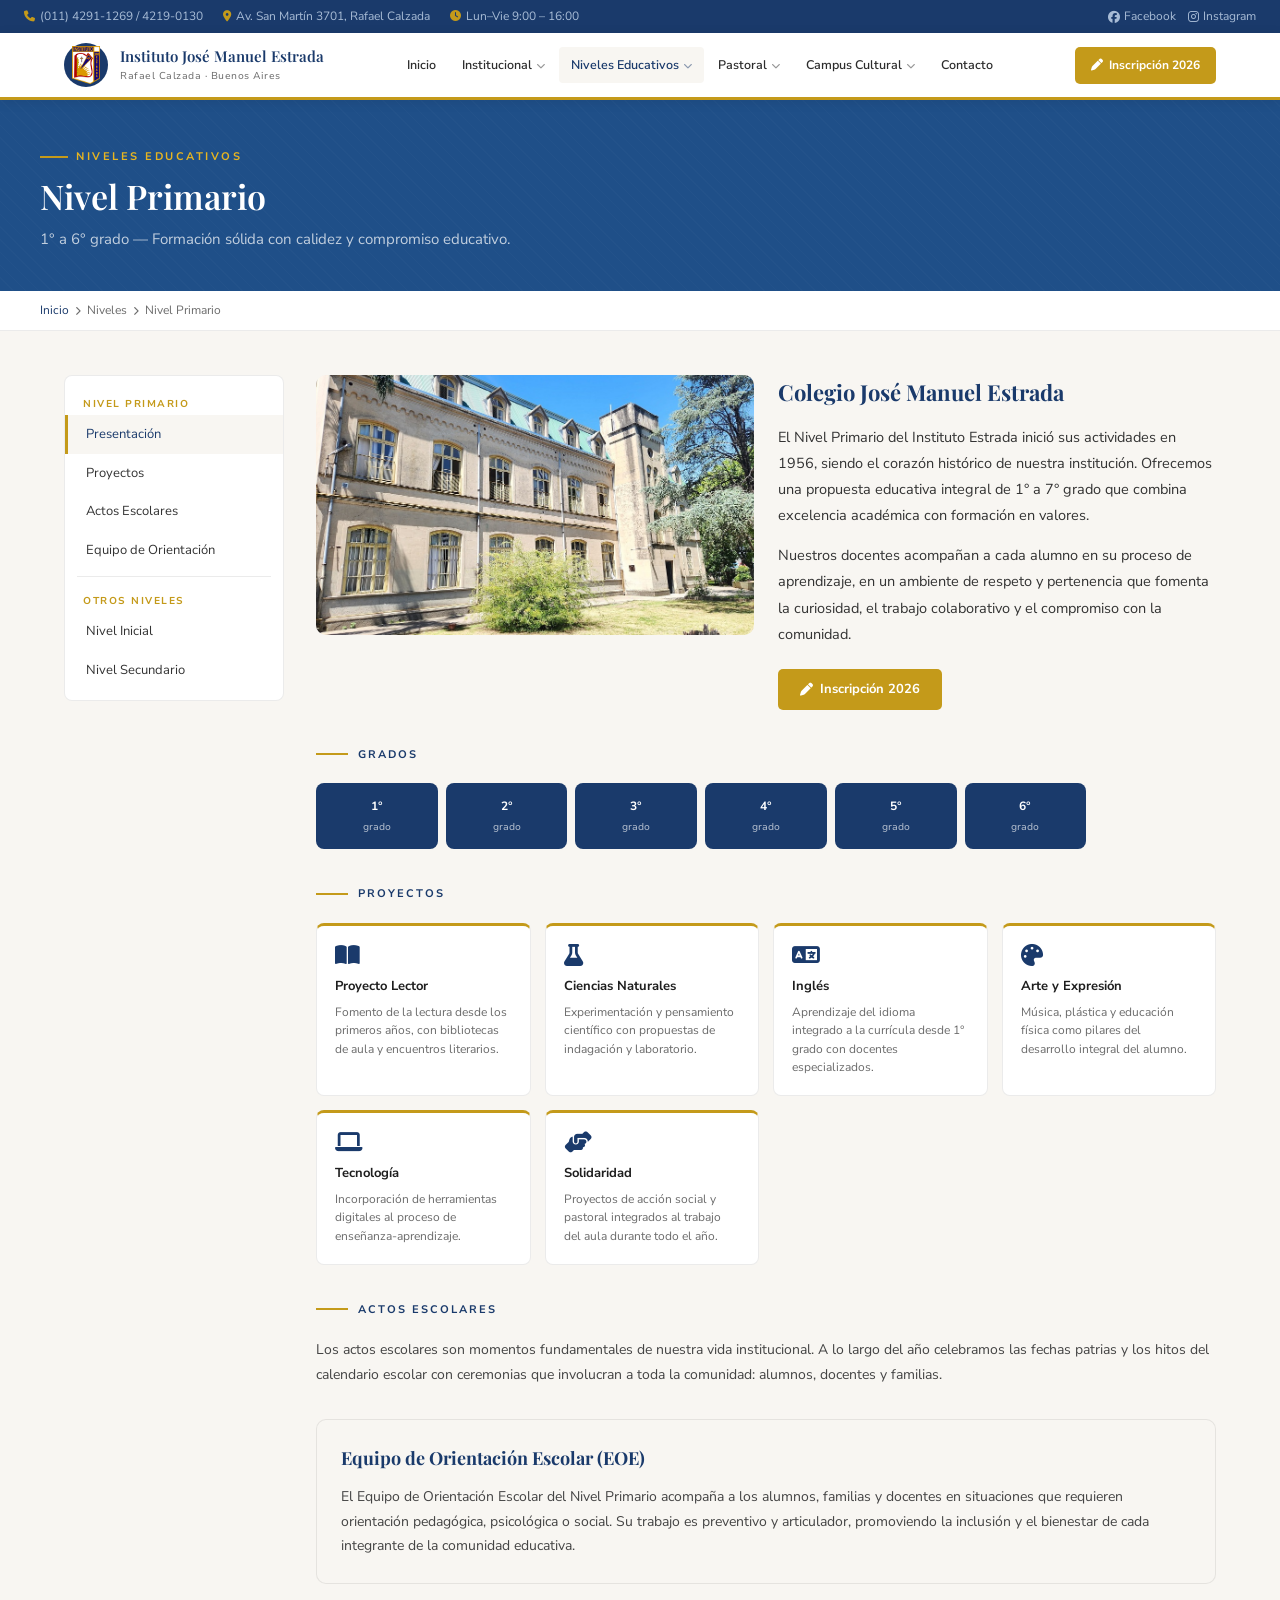
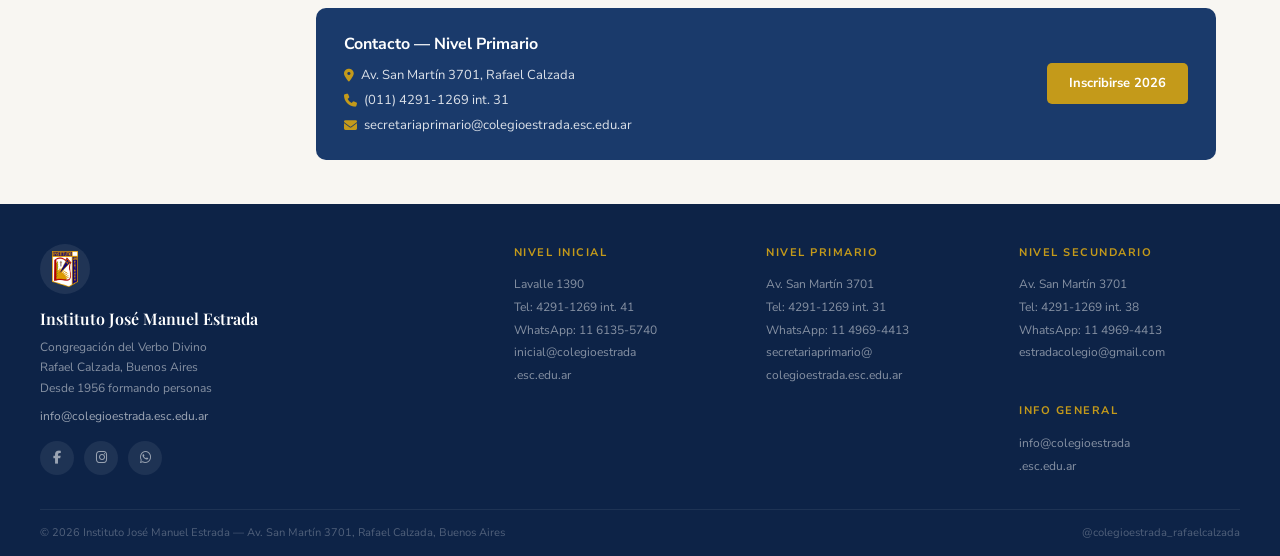
<file: pages/nivel-primario.html>
<!DOCTYPE html>
<html lang="es">
<head>
  <meta charset="UTF-8" /><meta name="viewport" content="width=device-width, initial-scale=1.0" />
  <title>Nivel Primario — Instituto Estrada</title>
  <link rel="preconnect" href="https://fonts.googleapis.com" />
  <link href="https://fonts.googleapis.com/css2?family=Playfair+Display:wght@400;600&family=Nunito+Sans:wght@300;400;600;700&display=swap" rel="stylesheet" />
  <link rel="stylesheet" href="https://cdnjs.cloudflare.com/ajax/libs/font-awesome/6.5.0/css/all.min.css" />
  <link rel="stylesheet" href="../style.css" />
  <style>
    .content-area { max-width: 1200px; margin: 0 auto; padding: 44px 24px; }
    .sidebar-layout { display: grid; grid-template-columns: 220px 1fr; gap: 32px; }
    .sidebar { background: #fff; border-radius: 8px; border: 0.5px solid var(--borde); padding: 10px 0; align-self: start; position: sticky; top: 80px; }
    .sidebar h4, .sidebar .nivel-header { font-size: 10px; font-weight: 700; letter-spacing: 1.5px; text-transform: uppercase; color: var(--dorado); padding: 10px 18px 3px; }
    .sidebar a { display: block; padding: 9px 18px; font-size: 13px; color: #333; text-decoration: none; border-left: 3px solid transparent; transition: all 0.15s; }
    .sidebar a:hover, .sidebar a.active { color: var(--azul); background: var(--crema); border-left-color: var(--dorado); }
    .sidebar .sep { height: 1px; background: var(--borde); margin: 6px 12px; }
    .intro-grid { display: grid; grid-template-columns: 1fr 1fr; gap: 24px; margin-bottom: 36px; }
    .intro-img img { width: 100%; height: 260px; object-fit: cover; display: block; border-radius: 10px; }
    .intro-text h2 { font-family: 'Playfair Display', serif; font-size: 22px; color: var(--azul); margin-bottom: 14px; }
    .intro-text p { font-size: 14.5px; color: #333; line-height: 1.8; margin-bottom: 14px; }
    .grados-grid { display: grid; grid-template-columns: repeat(7, 1fr); gap: 8px; margin: 16px 0; }
    .grado-item { background: var(--azul); color: #fff; border-radius: 8px; padding: 14px 6px; text-align: center; font-size: 12px; font-weight: 700; }
    .grado-item span { display: block; font-size: 10px; color: rgba(255,255,255,0.7); margin-top: 3px; font-weight: 400; }
    .prop-grid { display: grid; grid-template-columns: repeat(auto-fill, minmax(200px, 1fr)); gap: 14px; margin-top: 16px; }
    .prop-card { background: #fff; border-radius: 8px; border: 0.5px solid var(--borde); padding: 18px; border-top: 3px solid var(--dorado); }
    .prop-card i { font-size: 22px; color: var(--azul); margin-bottom: 10px; display: block; }
    .prop-card h4 { font-size: 13px; font-weight: 700; color: #1e1e1e; margin-bottom: 6px; }
    .prop-card p { font-size: 12px; color: var(--gris); line-height: 1.55; }
    .eoe-box { background: var(--crema); border-radius: 10px; border: 0.5px solid var(--borde); padding: 24px; margin-top: 32px; }
    .eoe-box h3 { font-family: 'Playfair Display', serif; font-size: 18px; color: var(--azul); margin-bottom: 12px; }
    .eoe-box p { font-size: 14px; color: #444; line-height: 1.75; }
    .contacto-box { background: var(--azul); border-radius: 10px; padding: 24px 28px; color: #fff; margin-top: 24px; display: flex; justify-content: space-between; align-items: center; gap: 20px; flex-wrap: wrap; }
    .contacto-box h3 { font-size: 16px; font-weight: 700; margin-bottom: 6px; }
    .contacto-box .datos { display: flex; flex-direction: column; gap: 4px; margin-top: 8px; }
    .contacto-box .datos span { font-size: 13px; color: rgba(255,255,255,0.85); display: flex; align-items: center; gap: 7px; }
    .contacto-box .datos span i { color: var(--dorado); }
    @media (max-width: 768px) { .sidebar-layout { grid-template-columns: 1fr; } .sidebar { position: static; } .intro-grid { grid-template-columns: 1fr; } .grados-grid { grid-template-columns: repeat(4, 1fr); } }
  </style>
</head>
<body>
<div id="topbar"></div>
<div id="navbar"></div>

<div class="page-hero" style="background: #1f4f88;">
  <div class="page-hero-inner">
    <div class="eyebrow">Niveles Educativos</div>
    <h1>Nivel Primario</h1>
    <p>1° a 6° grado — Formación sólida con calidez y compromiso educativo.</p>
  </div>
</div>
<div class="breadcrumb">
  <div class="breadcrumb-inner">
    <a href="../index.html">Inicio</a><i class="fas fa-chevron-right"></i>
    <span>Niveles</span><i class="fas fa-chevron-right"></i>
    <span>Nivel Primario</span>
  </div>
</div>

<div class="content-area">
  <div class="sidebar-layout">
    <aside class="sidebar">
      <div class="nivel-header">Nivel Primario</div>
      <a href="nivel-primario.html" class="active">Presentación</a>
      <a href="#proyectos">Proyectos</a>
      <a href="#actos">Actos Escolares</a>
      <a href="#eoe">Equipo de Orientación</a>
      <div class="sep"></div>
      <div class="nivel-header">Otros niveles</div>
      <a href="nivel-inicial.html">Nivel Inicial</a>
      <a href="nivel-secundario.html">Nivel Secundario</a>
    </aside>

    <div>
      <div class="intro-grid">
        <div class="intro-img">
          <img src="../images/Primaria.jpg" alt="Nivel Primario">
        </div>
        <div class="intro-text">
          <h2>Colegio José Manuel Estrada</h2>
          <p>El Nivel Primario del Instituto Estrada inició sus actividades en 1956, siendo el corazón histórico de nuestra institución. Ofrecemos una propuesta educativa integral de 1° a 7° grado que combina excelencia académica con formación en valores.</p>
          <p>Nuestros docentes acompañan a cada alumno en su proceso de aprendizaje, en un ambiente de respeto y pertenencia que fomenta la curiosidad, el trabajo colaborativo y el compromiso con la comunidad.</p>
          <a href="../index.html#inscripcion" class="btn-primary" style="margin-top:8px;"><i class="fas fa-pen"></i> Inscripción 2026</a>
        </div>
      </div>

      <div class="section-label">Grados</div>
      <div class="grados-grid">
        <div class="grado-item">1°<span>grado</span></div>
        <div class="grado-item">2°<span>grado</span></div>
        <div class="grado-item">3°<span>grado</span></div>
        <div class="grado-item">4°<span>grado</span></div>
        <div class="grado-item">5°<span>grado</span></div>
        <div class="grado-item">6°<span>grado</span></div>
      </div>

      <div id="proyectos" style="margin-top:36px;">
        <div class="section-label">Proyectos</div>
        <div class="prop-grid">
          <div class="prop-card"><i class="fas fa-book-open"></i><h4>Proyecto Lector</h4><p>Fomento de la lectura desde los primeros años, con bibliotecas de aula y encuentros literarios.</p></div>
          <div class="prop-card"><i class="fas fa-flask"></i><h4>Ciencias Naturales</h4><p>Experimentación y pensamiento científico con propuestas de indagación y laboratorio.</p></div>
          <div class="prop-card"><i class="fas fa-language"></i><h4>Inglés</h4><p>Aprendizaje del idioma integrado a la currícula desde 1° grado con docentes especializados.</p></div>
          <div class="prop-card"><i class="fas fa-palette"></i><h4>Arte y Expresión</h4><p>Música, plástica y educación física como pilares del desarrollo integral del alumno.</p></div>
          <div class="prop-card"><i class="fas fa-laptop"></i><h4>Tecnología</h4><p>Incorporación de herramientas digitales al proceso de enseñanza-aprendizaje.</p></div>
          <div class="prop-card"><i class="fas fa-hands-helping"></i><h4>Solidaridad</h4><p>Proyectos de acción social y pastoral integrados al trabajo del aula durante todo el año.</p></div>
        </div>
      </div>

      <div id="actos" style="margin-top:36px;">
        <div class="section-label">Actos Escolares</div>
        <p style="font-size:14px;color:#444;line-height:1.75;">Los actos escolares son momentos fundamentales de nuestra vida institucional. A lo largo del año celebramos las fechas patrias y los hitos del calendario escolar con ceremonias que involucran a toda la comunidad: alumnos, docentes y familias.</p>
      </div>

      <div class="eoe-box" id="eoe">
        <h3>Equipo de Orientación Escolar (EOE)</h3>
        <p>El Equipo de Orientación Escolar del Nivel Primario acompaña a los alumnos, familias y docentes en situaciones que requieren orientación pedagógica, psicológica o social. Su trabajo es preventivo y articulador, promoviendo la inclusión y el bienestar de cada integrante de la comunidad educativa.</p>
      </div>

      <div class="contacto-box">
        <div>
          <h3>Contacto — Nivel Primario</h3>
          <div class="datos">
            <span><i class="fas fa-map-marker-alt"></i> Av. San Martín 3701, Rafael Calzada</span>
            <span><i class="fas fa-phone"></i> (011) 4291-1269 int. 31</span>
            <span><i class="fas fa-envelope"></i> secretariaprimario@colegioestrada.esc.edu.ar</span>
          </div>
        </div>
        <a href="../index.html#inscripcion" class="btn-primary">Inscribirse 2026</a>
      </div>
    </div>
  </div>
</div>

<div id="footer"></div>
<script src="../components.js"></script>
<script>initPage('niveles');</script>
</body>
</html>
</file>
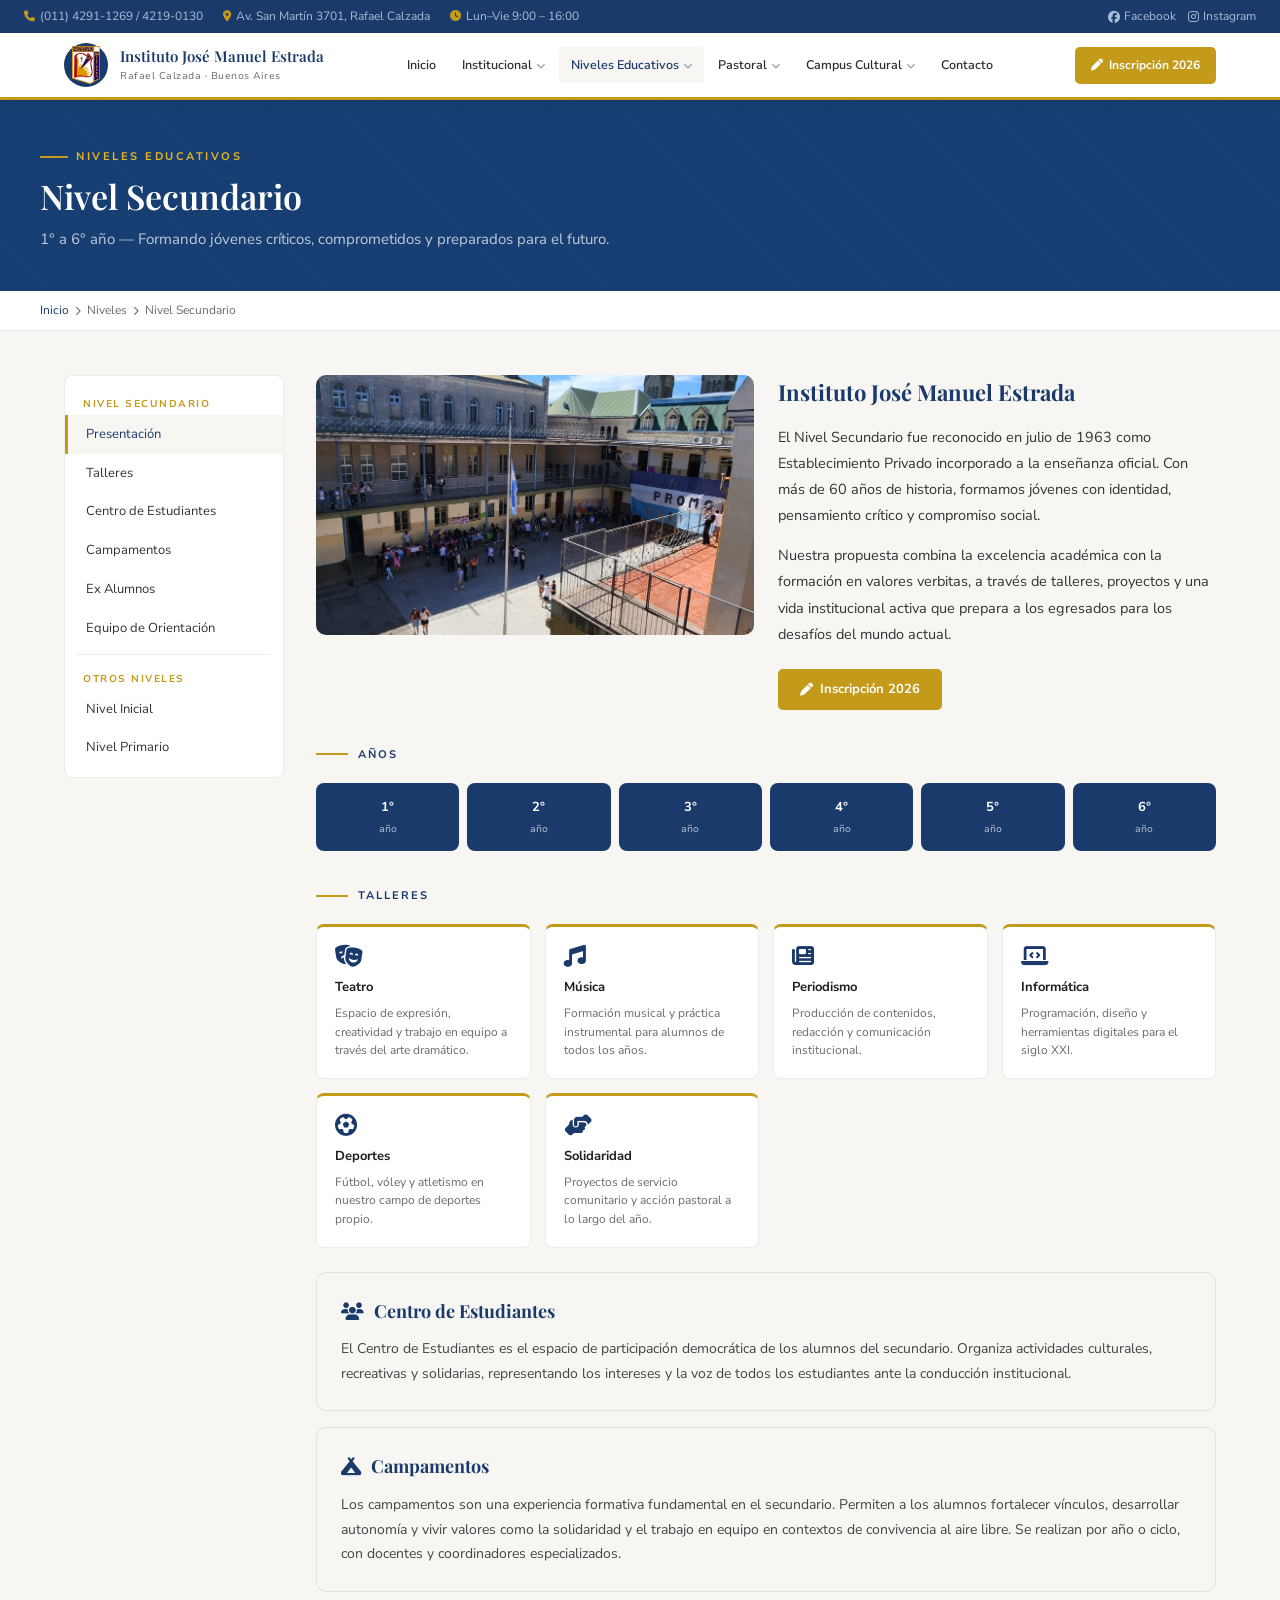
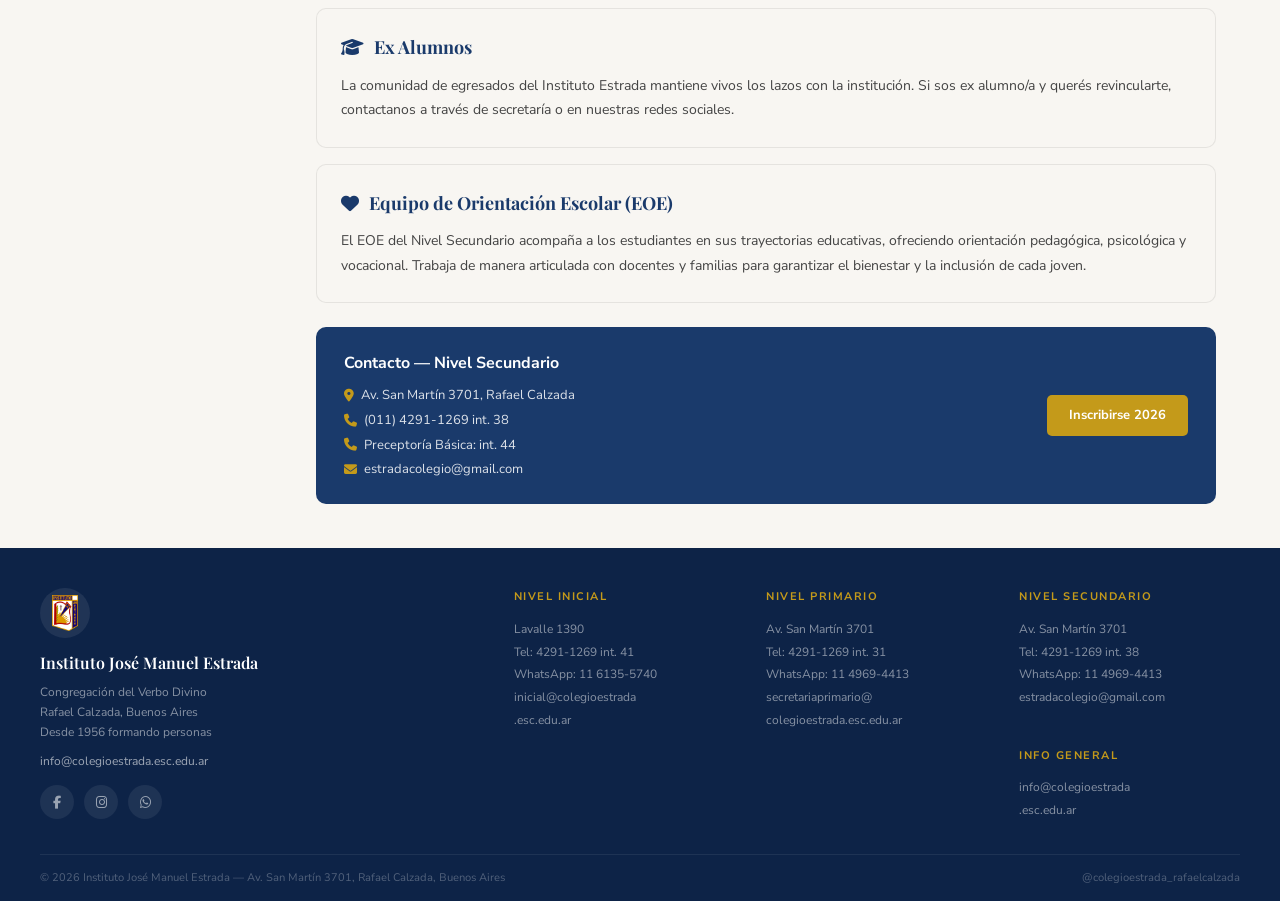
<file: pages/nivel-secundario.html>
<!DOCTYPE html>
<html lang="es">
<head>
  <meta charset="UTF-8" /><meta name="viewport" content="width=device-width, initial-scale=1.0" />
  <title>Nivel Secundario — Instituto Estrada</title>
  <link rel="preconnect" href="https://fonts.googleapis.com" />
  <link href="https://fonts.googleapis.com/css2?family=Playfair+Display:wght@400;600&family=Nunito+Sans:wght@300;400;600;700&display=swap" rel="stylesheet" />
  <link rel="stylesheet" href="https://cdnjs.cloudflare.com/ajax/libs/font-awesome/6.5.0/css/all.min.css" />
  <link rel="stylesheet" href="../style.css" />
  <style>
    .content-area { max-width: 1200px; margin: 0 auto; padding: 44px 24px; }
    .sidebar-layout { display: grid; grid-template-columns: 220px 1fr; gap: 32px; }
    .sidebar { background: #fff; border-radius: 8px; border: 0.5px solid var(--borde); padding: 10px 0; align-self: start; position: sticky; top: 80px; }
    .sidebar .nivel-header { font-size: 10px; font-weight: 700; letter-spacing: 1.5px; text-transform: uppercase; color: var(--dorado); padding: 10px 18px 3px; }
    .sidebar a { display: block; padding: 9px 18px; font-size: 13px; color: #333; text-decoration: none; border-left: 3px solid transparent; transition: all 0.15s; }
    .sidebar a:hover, .sidebar a.active { color: var(--azul); background: var(--crema); border-left-color: var(--dorado); }
    .sidebar .sep { height: 1px; background: var(--borde); margin: 6px 12px; }
    .intro-grid { display: grid; grid-template-columns: 1fr 1fr; gap: 24px; margin-bottom: 36px; }
    .intro-img img { width: 100%; height: 260px; object-fit: cover; display: block; border-radius: 10px; }
    .intro-text h2 { font-family: 'Playfair Display', serif; font-size: 22px; color: var(--azul); margin-bottom: 14px; }
    .intro-text p { font-size: 14.5px; color: #333; line-height: 1.8; margin-bottom: 14px; }
    .anios-grid { display: grid; grid-template-columns: repeat(6, 1fr); gap: 8px; margin: 16px 0; }
    .anio-item { background: var(--azul); color: #fff; border-radius: 8px; padding: 14px 6px; text-align: center; font-size: 13px; font-weight: 700; }
    .anio-item span { display: block; font-size: 10px; color: rgba(255,255,255,0.7); margin-top: 3px; font-weight: 400; }
    .prop-grid { display: grid; grid-template-columns: repeat(auto-fill, minmax(200px, 1fr)); gap: 14px; margin-top: 16px; }
    .prop-card { background: #fff; border-radius: 8px; border: 0.5px solid var(--borde); padding: 18px; border-top: 3px solid var(--dorado); }
    .prop-card i { font-size: 22px; color: var(--azul); margin-bottom: 10px; display: block; }
    .prop-card h4 { font-size: 13px; font-weight: 700; color: #1e1e1e; margin-bottom: 6px; }
    .prop-card p { font-size: 12px; color: var(--gris); line-height: 1.55; }
    .info-box { background: var(--crema); border-radius: 10px; border: 0.5px solid var(--borde); padding: 24px; margin-top: 24px; }
    .info-box h3 { font-family: 'Playfair Display', serif; font-size: 18px; color: var(--azul); margin-bottom: 12px; }
    .info-box p { font-size: 14px; color: #444; line-height: 1.75; }
    .contacto-box { background: var(--azul); border-radius: 10px; padding: 24px 28px; color: #fff; margin-top: 24px; display: flex; justify-content: space-between; align-items: center; gap: 20px; flex-wrap: wrap; }
    .contacto-box h3 { font-size: 16px; font-weight: 700; margin-bottom: 6px; }
    .contacto-box .datos { display: flex; flex-direction: column; gap: 4px; margin-top: 8px; }
    .contacto-box .datos span { font-size: 13px; color: rgba(255,255,255,0.85); display: flex; align-items: center; gap: 7px; }
    .contacto-box .datos span i { color: var(--dorado); }
    @media (max-width: 768px) { .sidebar-layout { grid-template-columns: 1fr; } .sidebar { position: static; } .intro-grid { grid-template-columns: 1fr; } .anios-grid { grid-template-columns: repeat(3, 1fr); } }
  </style>
</head>
<body>
<div id="topbar"></div>
<div id="navbar"></div>

<div class="page-hero" style="background: #163e72;">
  <div class="page-hero-inner">
    <div class="eyebrow">Niveles Educativos</div>
    <h1>Nivel Secundario</h1>
    <p>1° a 6° año — Formando jóvenes críticos, comprometidos y preparados para el futuro.</p>
  </div>
</div>
<div class="breadcrumb">
  <div class="breadcrumb-inner">
    <a href="../index.html">Inicio</a><i class="fas fa-chevron-right"></i>
    <span>Niveles</span><i class="fas fa-chevron-right"></i>
    <span>Nivel Secundario</span>
  </div>
</div>

<div class="content-area">
  <div class="sidebar-layout">
    <aside class="sidebar">
      <div class="nivel-header">Nivel Secundario</div>
      <a href="nivel-secundario.html" class="active">Presentación</a>
      <a href="#talleres">Talleres</a>
      <a href="#centro">Centro de Estudiantes</a>
      <a href="#campamentos">Campamentos</a>
      <a href="#exalumnos">Ex Alumnos</a>
      <a href="#eoe">Equipo de Orientación</a>
      <div class="sep"></div>
      <div class="nivel-header">Otros niveles</div>
      <a href="nivel-inicial.html">Nivel Inicial</a>
      <a href="nivel-primario.html">Nivel Primario</a>
    </aside>

    <div>
      <div class="intro-grid">
        <div class="intro-img">
          <img src="../images/secundaria.jpg" alt="Nivel Secundario">
        </div>
        <div class="intro-text">
          <h2>Instituto José Manuel Estrada</h2>
          <p>El Nivel Secundario fue reconocido en julio de 1963 como Establecimiento Privado incorporado a la enseñanza oficial. Con más de 60 años de historia, formamos jóvenes con identidad, pensamiento crítico y compromiso social.</p>
          <p>Nuestra propuesta combina la excelencia académica con la formación en valores verbitas, a través de talleres, proyectos y una vida institucional activa que prepara a los egresados para los desafíos del mundo actual.</p>
          <a href="../index.html#inscripcion" class="btn-primary" style="margin-top:8px;"><i class="fas fa-pen"></i> Inscripción 2026</a>
        </div>
      </div>

      <div class="section-label">Años</div>
      <div class="anios-grid">
        <div class="anio-item">1°<span>año</span></div>
        <div class="anio-item">2°<span>año</span></div>
        <div class="anio-item">3°<span>año</span></div>
        <div class="anio-item">4°<span>año</span></div>
        <div class="anio-item">5°<span>año</span></div>
        <div class="anio-item">6°<span>año</span></div>
      </div>

      <div id="talleres" style="margin-top:36px;">
        <div class="section-label">Talleres</div>
        <div class="prop-grid">
          <div class="prop-card"><i class="fas fa-theater-masks"></i><h4>Teatro</h4><p>Espacio de expresión, creatividad y trabajo en equipo a través del arte dramático.</p></div>
          <div class="prop-card"><i class="fas fa-music"></i><h4>Música</h4><p>Formación musical y práctica instrumental para alumnos de todos los años.</p></div>
          <div class="prop-card"><i class="fas fa-newspaper"></i><h4>Periodismo</h4><p>Producción de contenidos, redacción y comunicación institucional.</p></div>
          <div class="prop-card"><i class="fas fa-laptop-code"></i><h4>Informática</h4><p>Programación, diseño y herramientas digitales para el siglo XXI.</p></div>
          <div class="prop-card"><i class="fas fa-futbol"></i><h4>Deportes</h4><p>Fútbol, vóley y atletismo en nuestro campo de deportes propio.</p></div>
          <div class="prop-card"><i class="fas fa-hands-helping"></i><h4>Solidaridad</h4><p>Proyectos de servicio comunitario y acción pastoral a lo largo del año.</p></div>
        </div>
      </div>

      <div class="info-box" id="centro">
        <h3><i class="fas fa-users" style="color:var(--azul);margin-right:10px;"></i>Centro de Estudiantes</h3>
        <p>El Centro de Estudiantes es el espacio de participación democrática de los alumnos del secundario. Organiza actividades culturales, recreativas y solidarias, representando los intereses y la voz de todos los estudiantes ante la conducción institucional.</p>
      </div>

      <div class="info-box" id="campamentos" style="margin-top:16px;">
        <h3><i class="fas fa-campground" style="color:var(--azul);margin-right:10px;"></i>Campamentos</h3>
        <p>Los campamentos son una experiencia formativa fundamental en el secundario. Permiten a los alumnos fortalecer vínculos, desarrollar autonomía y vivir valores como la solidaridad y el trabajo en equipo en contextos de convivencia al aire libre. Se realizan por año o ciclo, con docentes y coordinadores especializados.</p>
      </div>

      <div class="info-box" id="exalumnos" style="margin-top:16px;">
        <h3><i class="fas fa-graduation-cap" style="color:var(--azul);margin-right:10px;"></i>Ex Alumnos</h3>
        <p>La comunidad de egresados del Instituto Estrada mantiene vivos los lazos con la institución. Si sos ex alumno/a y querés revincularte, contactanos a través de secretaría o en nuestras redes sociales.</p>
      </div>

      <div class="info-box" id="eoe" style="margin-top:16px;">
        <h3><i class="fas fa-heart" style="color:var(--azul);margin-right:10px;"></i>Equipo de Orientación Escolar (EOE)</h3>
        <p>El EOE del Nivel Secundario acompaña a los estudiantes en sus trayectorias educativas, ofreciendo orientación pedagógica, psicológica y vocacional. Trabaja de manera articulada con docentes y familias para garantizar el bienestar y la inclusión de cada joven.</p>
      </div>

      <div class="contacto-box">
        <div>
          <h3>Contacto — Nivel Secundario</h3>
          <div class="datos">
            <span><i class="fas fa-map-marker-alt"></i> Av. San Martín 3701, Rafael Calzada</span>
            <span><i class="fas fa-phone"></i> (011) 4291-1269 int. 38</span>
            <span><i class="fas fa-phone"></i> Preceptoría Básica: int. 44</span>
            <span><i class="fas fa-envelope"></i> estradacolegio@gmail.com</span>
          </div>
        </div>
        <a href="../index.html#inscripcion" class="btn-primary">Inscribirse 2026</a>
      </div>
    </div>
  </div>
</div>

<div id="footer"></div>
<script src="../components.js"></script>
<script>initPage('niveles');</script>
</body>
</html>
</file>
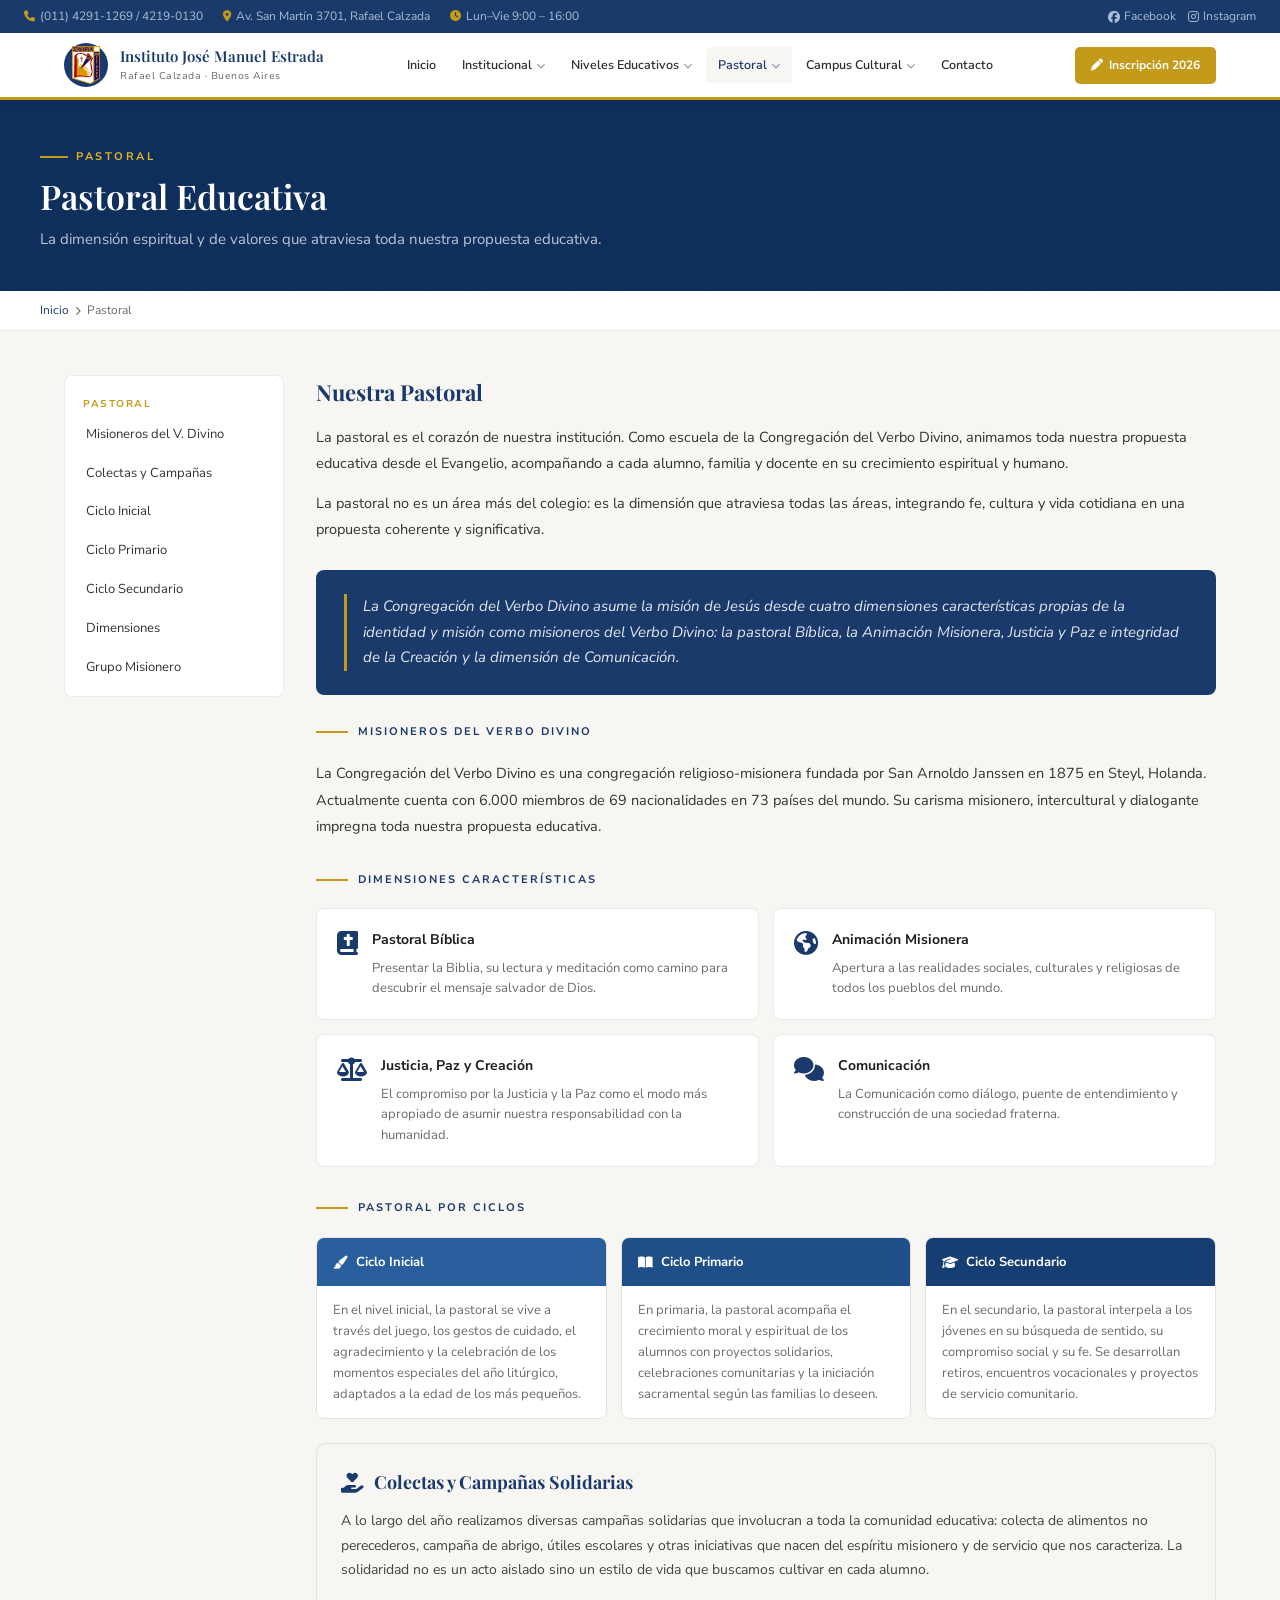
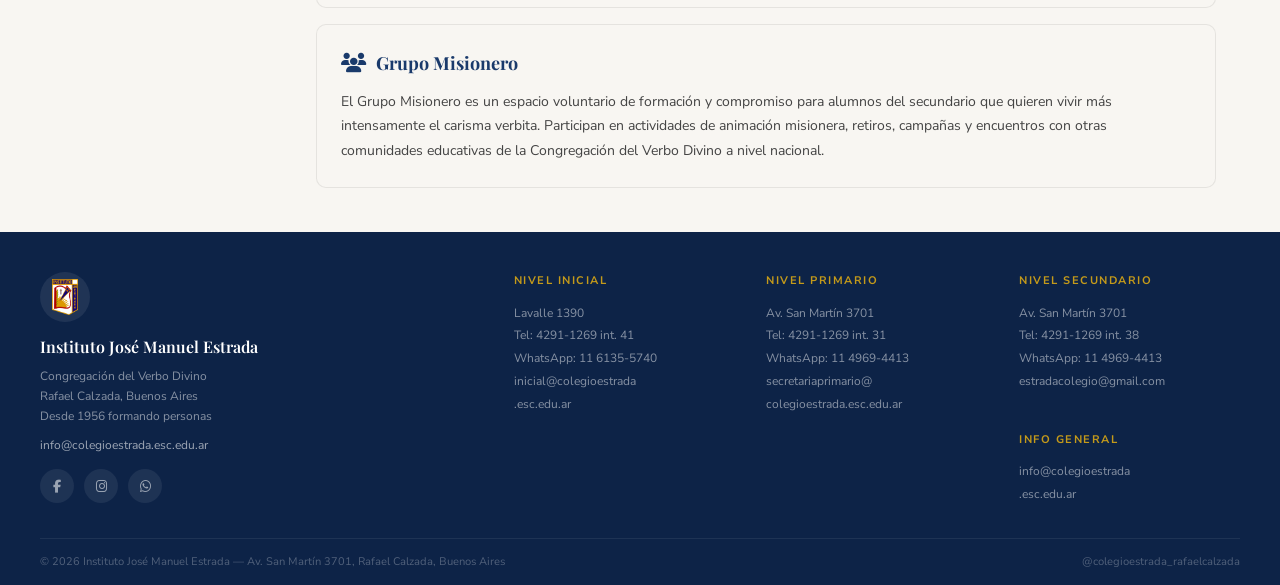
<file: pages/pastoral.html>
<!DOCTYPE html>
<html lang="es">
<head>
  <meta charset="UTF-8" /><meta name="viewport" content="width=device-width, initial-scale=1.0" />
  <title>Pastoral — Instituto Estrada</title>
  <link rel="preconnect" href="https://fonts.googleapis.com" />
  <link href="https://fonts.googleapis.com/css2?family=Playfair+Display:wght@400;600&family=Nunito+Sans:wght@300;400;600;700&display=swap" rel="stylesheet" />
  <link rel="stylesheet" href="https://cdnjs.cloudflare.com/ajax/libs/font-awesome/6.5.0/css/all.min.css" />
  <link rel="stylesheet" href="../style.css" />
  <style>
    .content-area { max-width: 1200px; margin: 0 auto; padding: 44px 24px; }
    .sidebar-layout { display: grid; grid-template-columns: 220px 1fr; gap: 32px; }
    .sidebar { background: #fff; border-radius: 8px; border: 0.5px solid var(--borde); padding: 10px 0; align-self: start; position: sticky; top: 80px; }
    .sidebar .nivel-header { font-size: 10px; font-weight: 700; letter-spacing: 1.5px; text-transform: uppercase; color: var(--dorado); padding: 10px 18px 3px; }
    .sidebar a { display: block; padding: 9px 18px; font-size: 13px; color: #333; text-decoration: none; border-left: 3px solid transparent; transition: all 0.15s; }
    .sidebar a:hover, .sidebar a.active { color: var(--azul); background: var(--crema); border-left-color: var(--dorado); }
    .intro-text h2 { font-family: 'Playfair Display', serif; font-size: 22px; color: var(--azul); margin-bottom: 14px; }
    .intro-text p { font-size: 14.5px; color: #333; line-height: 1.8; margin-bottom: 14px; }
    .cita-box { background: var(--azul); border-radius: 8px; padding: 24px 28px; margin: 28px 0; color: #fff; position: relative; }
    .cita-box p { font-size: 15px; color: rgba(255,255,255,0.88); line-height: 1.7; font-style: italic; padding-left: 16px; border-left: 3px solid var(--dorado); }
    .dimensiones-grid { display: grid; grid-template-columns: repeat(2, 1fr); gap: 14px; margin-top: 16px; }
    .dim-card { background: #fff; border-radius: 8px; border: 0.5px solid var(--borde); padding: 20px; display: flex; gap: 14px; }
    .dim-card i { font-size: 24px; color: var(--azul); flex-shrink: 0; margin-top: 2px; }
    .dim-card h4 { font-size: 14px; font-weight: 700; color: #1e1e1e; margin-bottom: 6px; }
    .dim-card p { font-size: 13px; color: var(--gris); line-height: 1.6; }
    .ciclos-grid { display: grid; grid-template-columns: repeat(3, 1fr); gap: 14px; margin-top: 16px; }
    .ciclo-card { border-radius: 8px; border: 0.5px solid var(--borde); overflow: hidden; }
    .ciclo-header { padding: 14px 16px; color: #fff; font-weight: 700; font-size: 13px; display: flex; align-items: center; gap: 8px; }
    .ciclo-header.ini { background: #2a5f9e; }
    .ciclo-header.pri { background: #1f4f88; }
    .ciclo-header.sec { background: #163e72; }
    .ciclo-body { background: #fff; padding: 14px 16px; }
    .ciclo-body p { font-size: 13px; color: var(--gris); line-height: 1.6; }
    .info-box { background: var(--crema); border-radius: 10px; border: 0.5px solid var(--borde); padding: 24px; margin-top: 24px; }
    .info-box h3 { font-family: 'Playfair Display', serif; font-size: 18px; color: var(--azul); margin-bottom: 12px; display: flex; align-items: center; gap: 10px; }
    .info-box h3 i { font-size: 20px; }
    .info-box p { font-size: 14px; color: #444; line-height: 1.75; }
    @media (max-width: 768px) { .sidebar-layout { grid-template-columns: 1fr; } .sidebar { position: static; } .dimensiones-grid { grid-template-columns: 1fr; } .ciclos-grid { grid-template-columns: 1fr; } }
  </style>
</head>
<body>
<div id="topbar"></div>
<div id="navbar"></div>

<div class="page-hero" style="background: #0e2e5b;">
  <div class="page-hero-inner">
    <div class="eyebrow">Pastoral</div>
    <h1>Pastoral Educativa</h1>
    <p>La dimensión espiritual y de valores que atraviesa toda nuestra propuesta educativa.</p>
  </div>
</div>
<div class="breadcrumb">
  <div class="breadcrumb-inner">
    <a href="../index.html">Inicio</a><i class="fas fa-chevron-right"></i>
    <span>Pastoral</span>
  </div>
</div>

<div class="content-area">
  <div class="sidebar-layout">
    <aside class="sidebar">
      <div class="nivel-header">Pastoral</div>
      <a href="#misioneros">Misioneros del V. Divino</a>
      <a href="#colectas">Colectas y Campañas</a>
      <a href="#inicial">Ciclo Inicial</a>
      <a href="#primario">Ciclo Primario</a>
      <a href="#secundario">Ciclo Secundario</a>
      <a href="#dimensiones">Dimensiones</a>
      <a href="#grupo">Grupo Misionero</a>
    </aside>

    <div>
      <div class="intro-text">
        <h2>Nuestra Pastoral</h2>
        <p>La pastoral es el corazón de nuestra institución. Como escuela de la Congregación del Verbo Divino, animamos toda nuestra propuesta educativa desde el Evangelio, acompañando a cada alumno, familia y docente en su crecimiento espiritual y humano.</p>
        <p>La pastoral no es un área más del colegio: es la dimensión que atraviesa todas las áreas, integrando fe, cultura y vida cotidiana en una propuesta coherente y significativa.</p>
      </div>

      <div class="cita-box">
        <p>La Congregación del Verbo Divino asume la misión de Jesús desde cuatro dimensiones características propias de la identidad y misión como misioneros del Verbo Divino: la pastoral Bíblica, la Animación Misionera, Justicia y Paz e integridad de la Creación y la dimensión de Comunicación.</p>
      </div>

      <!-- MISIONEROS -->
      <div id="misioneros">
        <div class="section-label">Misioneros del Verbo Divino</div>
        <p style="font-size:14.5px;color:#333;line-height:1.8;margin-bottom:20px;">La Congregación del Verbo Divino es una congregación religioso-misionera fundada por San Arnoldo Janssen en 1875 en Steyl, Holanda. Actualmente cuenta con 6.000 miembros de 69 nacionalidades en 73 países del mundo. Su carisma misionero, intercultural y dialogante impregna toda nuestra propuesta educativa.</p>
      </div>

      <!-- DIMENSIONES -->
      <div id="dimensiones" style="margin-top:32px;">
        <div class="section-label">Dimensiones Características</div>
        <div class="dimensiones-grid">
          <div class="dim-card">
            <i class="fas fa-bible"></i>
            <div>
              <h4>Pastoral Bíblica</h4>
              <p>Presentar la Biblia, su lectura y meditación como camino para descubrir el mensaje salvador de Dios.</p>
            </div>
          </div>
          <div class="dim-card">
            <i class="fas fa-globe-americas"></i>
            <div>
              <h4>Animación Misionera</h4>
              <p>Apertura a las realidades sociales, culturales y religiosas de todos los pueblos del mundo.</p>
            </div>
          </div>
          <div class="dim-card">
            <i class="fas fa-balance-scale"></i>
            <div>
              <h4>Justicia, Paz y Creación</h4>
              <p>El compromiso por la Justicia y la Paz como el modo más apropiado de asumir nuestra responsabilidad con la humanidad.</p>
            </div>
          </div>
          <div class="dim-card">
            <i class="fas fa-comments"></i>
            <div>
              <h4>Comunicación</h4>
              <p>La Comunicación como diálogo, puente de entendimiento y construcción de una sociedad fraterna.</p>
            </div>
          </div>
        </div>
      </div>

      <!-- CICLOS -->
      <div style="margin-top:32px;">
        <div class="section-label">Pastoral por Ciclos</div>
        <div class="ciclos-grid">
          <div class="ciclo-card" id="inicial">
            <div class="ciclo-header ini"><i class="fas fa-paint-brush"></i> Ciclo Inicial</div>
            <div class="ciclo-body">
              <p>En el nivel inicial, la pastoral se vive a través del juego, los gestos de cuidado, el agradecimiento y la celebración de los momentos especiales del año litúrgico, adaptados a la edad de los más pequeños.</p>
            </div>
          </div>
          <div class="ciclo-card" id="primario">
            <div class="ciclo-header pri"><i class="fas fa-book-open"></i> Ciclo Primario</div>
            <div class="ciclo-body">
              <p>En primaria, la pastoral acompaña el crecimiento moral y espiritual de los alumnos con proyectos solidarios, celebraciones comunitarias y la iniciación sacramental según las familias lo deseen.</p>
            </div>
          </div>
          <div class="ciclo-card" id="secundario">
            <div class="ciclo-header sec"><i class="fas fa-graduation-cap"></i> Ciclo Secundario</div>
            <div class="ciclo-body">
              <p>En el secundario, la pastoral interpela a los jóvenes en su búsqueda de sentido, su compromiso social y su fe. Se desarrollan retiros, encuentros vocacionales y proyectos de servicio comunitario.</p>
            </div>
          </div>
        </div>
      </div>

      <!-- COLECTAS -->
      <div class="info-box" id="colectas">
        <h3><i class="fas fa-hand-holding-heart"></i> Colectas y Campañas Solidarias</h3>
        <p>A lo largo del año realizamos diversas campañas solidarias que involucran a toda la comunidad educativa: colecta de alimentos no perecederos, campaña de abrigo, útiles escolares y otras iniciativas que nacen del espíritu misionero y de servicio que nos caracteriza. La solidaridad no es un acto aislado sino un estilo de vida que buscamos cultivar en cada alumno.</p>
      </div>

      <!-- GRUPO MISIONERO -->
      <div class="info-box" id="grupo" style="margin-top:16px;">
        <h3><i class="fas fa-users"></i> Grupo Misionero</h3>
        <p>El Grupo Misionero es un espacio voluntario de formación y compromiso para alumnos del secundario que quieren vivir más intensamente el carisma verbita. Participan en actividades de animación misionera, retiros, campañas y encuentros con otras comunidades educativas de la Congregación del Verbo Divino a nivel nacional.</p>
      </div>
    </div>
  </div>
</div>

<div id="footer"></div>
<script src="../components.js"></script>
<script>initPage('pastoral');</script>
</body>
</html>
</file>
<file: style.css>
/* ===================== RESET & BASE ===================== */
*, *::before, *::after { box-sizing: border-box; margin: 0; padding: 0; }
html { scroll-behavior: smooth; }
body {
  font-family: 'Nunito Sans', sans-serif;
  font-size: 15px;
  color: #1e1e1e;
  background: #f8f6f2;
  line-height: 1.6;
}

/* ===================== VARIABLES ===================== */
:root {
  --azul:        #1a3a6b;
  --azul-claro:  #2d5fa3;
  --dorado:      #c49a1a;
  --dorado-claro:#e8b520;
  --crema:       #f8f6f2;
  --gris:        #6b6b6b;
  --borde:       rgba(0,0,0,0.08);
  --radio:       8px;
}

/* ===================== TOPBAR ===================== */
.topbar {
  background: var(--azul);
  padding: 7px 24px;
  display: flex;
  justify-content: space-between;
  align-items: center;
  font-size: 12px;
}
.topbar-info { display: flex; gap: 20px; align-items: center; }
.topbar-info span { color: #a8bcd6; display: flex; align-items: center; gap: 5px; }
.topbar-info span i { color: var(--dorado); font-size: 11px; }
.topbar-redes { display: flex; gap: 12px; }
.topbar-redes a {
  color: #a8bcd6; text-decoration: none;
  display: flex; align-items: center; gap: 4px;
  transition: color 0.2s; font-size: 12px;
}
.topbar-redes a:hover { color: #fff; }

/* ===================== NAVBAR ===================== */
.navbar {
  background: #fff;
  border-bottom: 3px solid var(--dorado);
  position: sticky; top: 0; z-index: 1000;
  box-shadow: 0 2px 12px rgba(0,0,0,0.08);
}
.navbar-inner {
  max-width: 1200px; margin: 0 auto;
  padding: 0 24px;
  display: flex; align-items: center; justify-content: space-between;
  height: 64px;
}
.brand { display: flex; align-items: center; gap: 12px; text-decoration: none; }
.brand-escudo {
  width: 44px; height: 44px; background: var(--azul);
  border-radius: 50%; display: flex; align-items: center; justify-content: center; flex-shrink: 0;
}
.brand-escudo i { color: #fff; font-size: 20px; }
.brand-texto { line-height: 1.2; }
.brand-texto strong { display: block; font-family: 'Playfair Display', serif; font-size: 15px; color: var(--azul); font-weight: 600; }
.brand-texto small { font-size: 10px; color: var(--gris); letter-spacing: 0.5px; }

.nav-links { display: flex; align-items: center; list-style: none; gap: 2px; }
.nav-links > li { position: relative; }
.nav-links > li > a {
  display: flex; align-items: center; gap: 4px;
  padding: 8px 12px; font-size: 12.5px; font-weight: 600;
  color: #2c2c2c; text-decoration: none; border-radius: 4px;
  transition: background 0.2s, color 0.2s; white-space: nowrap;
}
.nav-links > li > a i { font-size: 9px; opacity: 0.5; }
.nav-links > li > a:hover,
.nav-links > li > a.active { background: var(--crema); color: var(--azul); }

.dropdown-menu {
  position: absolute; top: calc(100% + 6px); left: 0;
  background: #fff; border: 0.5px solid var(--borde);
  border-top: 3px solid var(--dorado);
  border-radius: 0 0 8px 8px; min-width: 230px;
  box-shadow: 0 8px 24px rgba(0,0,0,0.10);
  opacity: 0; visibility: hidden; transform: translateY(-6px);
  transition: all 0.2s ease; list-style: none; padding: 6px 0; z-index: 100;
}
.dropdown:hover .dropdown-menu { opacity: 1; visibility: visible; transform: translateY(0); }
.dropdown-menu li a {
  display: block; padding: 8px 18px; font-size: 13px;
  color: #333; text-decoration: none;
  transition: background 0.15s, color 0.15s, padding 0.15s;
}
.dropdown-menu li a:hover { background: var(--crema); color: var(--azul); padding-left: 22px; }
.dropdown-menu .sep { height: 1px; background: var(--borde); margin: 5px 12px; }
.dropdown-menu .grupo {
  font-size: 10px; font-weight: 700; color: var(--gris);
  letter-spacing: 1px; text-transform: uppercase;
  padding: 8px 18px 3px; display: block;
}

.btn-inscripcion {
  background: var(--dorado); color: #fff; font-size: 12px; font-weight: 700;
  padding: 9px 16px; border-radius: 5px; text-decoration: none;
  transition: background 0.2s; white-space: nowrap;
  display: flex; align-items: center; gap: 6px;
}
.btn-inscripcion:hover { background: #a07d10; }

.hamburger { display: none; background: none; border: none; cursor: pointer; padding: 6px; }
.hamburger span { display: block; width: 22px; height: 2px; background: var(--azul); margin: 4px 0; border-radius: 2px; transition: 0.3s; }

/* ===================== PAGE HERO (subpáginas) ===================== */
.page-hero {
  background: var(--azul); position: relative; overflow: hidden;
  padding: 48px 24px 40px;
}
.page-hero::before {
  content: ''; position: absolute; inset: 0;
  background: repeating-linear-gradient(45deg, rgba(255,255,255,0.015) 0, rgba(255,255,255,0.015) 1px, transparent 1px, transparent 9px);
}
.page-hero-inner { max-width: 1200px; margin: 0 auto; position: relative; z-index: 1; }
.page-hero .eyebrow {
  font-size: 11px; letter-spacing: 2.5px; text-transform: uppercase;
  color: var(--dorado-claro); font-weight: 700; margin-bottom: 10px;
  display: flex; align-items: center; gap: 8px;
}
.page-hero .eyebrow::before { content: ''; width: 28px; height: 2px; background: var(--dorado); display: block; }
.page-hero h1 { font-family: 'Playfair Display', serif; font-size: 34px; color: #fff; font-weight: 600; line-height: 1.2; }
.page-hero p { color: rgba(255,255,255,0.72); font-size: 15px; margin-top: 10px; max-width: 600px; }

/* Breadcrumb */
.breadcrumb { background: #fff; border-bottom: 1px solid var(--borde); padding: 10px 24px; }
.breadcrumb-inner { max-width: 1200px; margin: 0 auto; display: flex; align-items: center; gap: 6px; font-size: 12px; }
.breadcrumb a { color: var(--azul); text-decoration: none; }
.breadcrumb a:hover { text-decoration: underline; }
.breadcrumb span { color: var(--gris); }
.breadcrumb i { color: var(--gris); font-size: 9px; }

/* ===================== SECTION LABEL ===================== */
.section-label {
  font-size: 11px; font-weight: 700; letter-spacing: 2px; text-transform: uppercase;
  color: var(--azul); display: flex; align-items: center; gap: 10px; margin-bottom: 20px;
}
.section-label::before { content: ''; width: 32px; height: 2px; background: var(--dorado); display: block; }
.section-label.white { color: #fff; }
.section-label.white::before { background: var(--dorado); }

/* ===================== CARDS ===================== */
.card {
  background: #fff; border-radius: var(--radio);
  border: 0.5px solid var(--borde); padding: 20px;
  transition: box-shadow 0.2s, transform 0.2s;
}
.card:hover { box-shadow: 0 4px 16px rgba(0,0,0,0.08); transform: translateY(-2px); }

/* ===================== TAGS ===================== */
.tag {
  display: inline-block; font-size: 10px; font-weight: 700;
  padding: 3px 9px; border-radius: 3px; text-transform: uppercase; letter-spacing: 0.5px;
}
.tag-inicial    { background: #dbeafe; color: #1d4ed8; }
.tag-primario   { background: #dcfce7; color: #15803d; }
.tag-secundario { background: #fef9c3; color: #a16207; }
.tag-pastoral   { background: #ede9fe; color: #6d28d9; }
.tag-general    { background: #f3f4f6; color: #374151; }

/* ===================== BOTONES ===================== */
.btn-primary {
  display: inline-flex; align-items: center; gap: 7px;
  background: var(--dorado); color: #fff; text-decoration: none;
  padding: 10px 22px; border-radius: 5px; font-weight: 700; font-size: 13px;
  transition: background 0.2s, transform 0.1s; border: none; cursor: pointer;
}
.btn-primary:hover { background: #a07d10; transform: translateY(-1px); }
.btn-outline {
  display: inline-flex; align-items: center; gap: 7px;
  border: 1.5px solid var(--azul); color: var(--azul); text-decoration: none;
  padding: 10px 22px; border-radius: 5px; font-weight: 700; font-size: 13px;
  transition: background 0.2s; background: transparent;
}
.btn-outline:hover { background: var(--azul); color: #fff; }

/* ===================== FOOTER ===================== */
footer { background: #0d2347; padding: 40px 24px 0; }
.footer-inner { max-width: 1200px; margin: 0 auto; }
.footer-grid {
  display: grid; grid-template-columns: 2fr 1fr 1fr 1fr;
  gap: 32px; padding-bottom: 32px;
}
.footer-brand .escudo {
  width: 50px; height: 50px; background: rgba(255,255,255,0.08);
  border-radius: 50%; display: flex; align-items: center; justify-content: center; margin-bottom: 12px;
}
.footer-brand .escudo i { color: var(--dorado); font-size: 22px; }
.footer-brand h3 { font-family: 'Playfair Display', serif; font-size: 16px; color: #fff; font-weight: 600; margin-bottom: 6px; }
.footer-brand p { font-size: 12px; color: rgba(255,255,255,0.5); line-height: 1.7; }
.footer-redes { display: flex; gap: 10px; margin-top: 14px; }
.footer-redes a {
  width: 34px; height: 34px; background: rgba(255,255,255,0.07);
  border-radius: 50%; display: flex; align-items: center; justify-content: center;
  color: rgba(255,255,255,0.55); text-decoration: none; transition: background 0.2s, color 0.2s; font-size: 13px;
}
.footer-redes a:hover { background: var(--dorado); color: #fff; }
.footer-col h4 { font-size: 11px; font-weight: 700; letter-spacing: 1.5px; text-transform: uppercase; color: var(--dorado); margin-bottom: 12px; }
.footer-col p, .footer-col a {
  display: block; font-size: 12px; color: rgba(255,255,255,0.5); line-height: 1.9; text-decoration: none; transition: color 0.2s;
}
.footer-col a:hover { color: #fff; }
.footer-bottom {
  border-top: 1px solid rgba(255,255,255,0.07);
  padding: 14px 0;
  display: flex; justify-content: space-between;
  font-size: 11px; color: rgba(255,255,255,0.28);
}

/* ===================== RESPONSIVE ===================== */
@media (max-width: 960px) {
  .topbar-info span:nth-child(n+2) { display: none; }
  .nav-links {
    display: none; flex-direction: column;
    position: absolute; top: 100%; left: 0; right: 0;
    background: #fff; border-top: 1px solid var(--borde);
    padding: 12px 0; box-shadow: 0 8px 20px rgba(0,0,0,0.1);
  }
  .nav-links.open { display: flex; }
  .nav-links > li > a { padding: 10px 20px; border-radius: 0; }
  .dropdown-menu { position: static; opacity: 1; visibility: visible; transform: none; box-shadow: none; border: none; background: var(--crema); padding: 0 0 4px 24px; }
  .hamburger { display: block; }
  .btn-inscripcion { display: none; }
  .footer-grid { grid-template-columns: 1fr 1fr; gap: 24px; }
}
@media (max-width: 560px) {
  .topbar { display: none; }
  .footer-grid { grid-template-columns: 1fr; }
  .footer-bottom { flex-direction: column; gap: 6px; }
}
</file>
